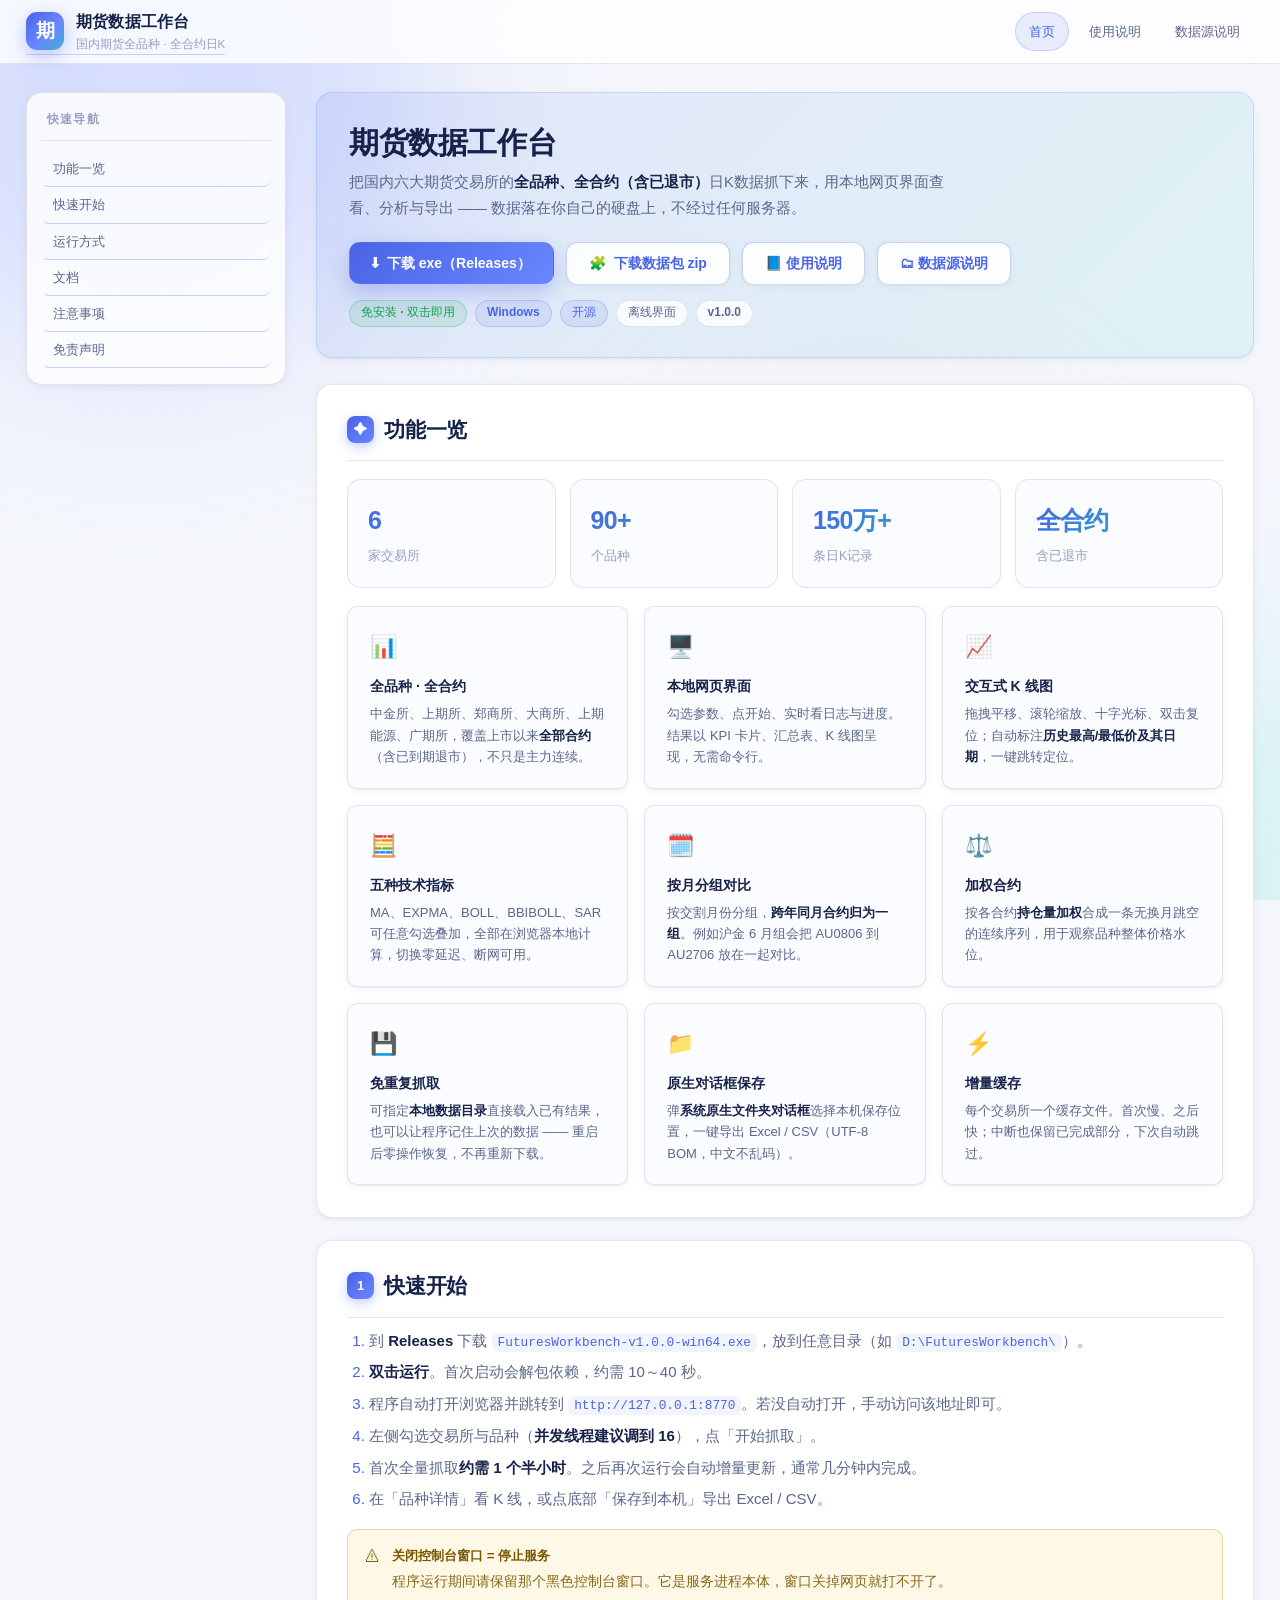
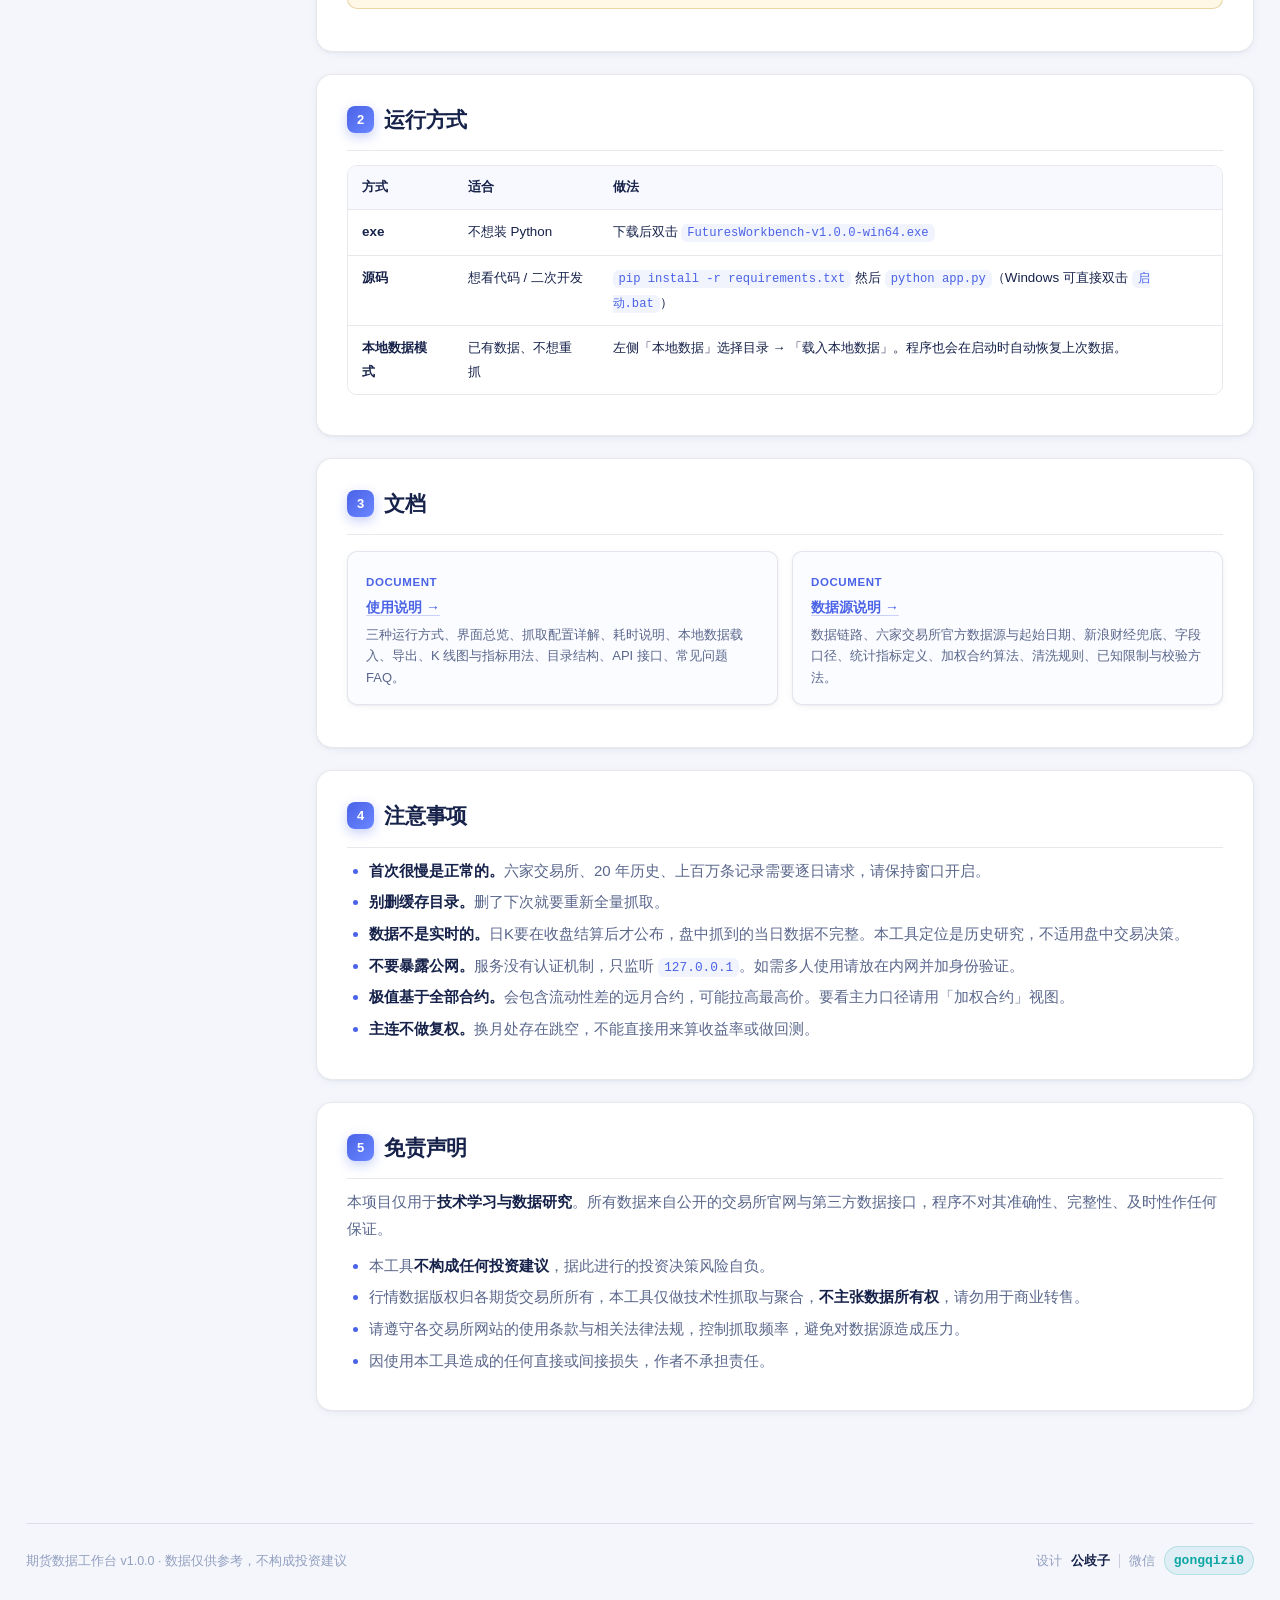
<file: docs/index.html>
<!DOCTYPE html>
<html lang="zh-CN">
<head>
<meta charset="utf-8">
<meta name="viewport" content="width=device-width, initial-scale=1">
<title>期货数据工作台 · 国内期货全品种全合约日K数据</title>
<meta name="description" content="把六大期货交易所的全品种、全合约（含已退市）日K数据抓取下来，本地网页界面查看、分析与导出。">
<link rel="stylesheet" href="assets/docs.css">
<style>
  .feat { display: grid; grid-template-columns: repeat(auto-fit, minmax(268px, 1fr)); gap: 16px; margin: 18px 0 6px; }
  .feat .mini { padding: 20px 22px; }
  .feat .mini .ic { font-size: 22px; display: block; margin-bottom: 8px; }
  .cta { display: flex; gap: 12px; flex-wrap: wrap; margin-top: 20px; }
  .btn {
    display: inline-flex; align-items: center; gap: 8px;
    height: 42px; padding: 0 22px; border-radius: 11px;
    font-size: 14px; font-weight: 600; text-decoration: none; border: 1px solid transparent;
    transition: .16s; border-bottom: none;
  }
  .btn.pri {
    color: #fff; background: linear-gradient(135deg, var(--primary), var(--primary-2));
    box-shadow: 0 8px 22px rgba(74, 99, 231, .32);
  }
  .btn.pri:hover { transform: translateY(-1px); box-shadow: 0 12px 28px rgba(74, 99, 231, .4); }
  .btn.gh {
    color: var(--primary); background: rgba(255, 255, 255, .85);
    border-color: rgba(74, 99, 231, .28); box-shadow: var(--shadow-sm);
  }
  .btn.gh:hover { background: #fff; }
  .kpis { display: grid; grid-template-columns: repeat(auto-fit, minmax(150px, 1fr)); gap: 14px; margin: 18px 0; }
  .kpi { padding: 18px 20px; border-radius: 14px; background: #fbfcff; border: 1px solid var(--border); }
  .kpi b { display: block; font-size: 25px; font-weight: 700; letter-spacing: -.6px;
           background: linear-gradient(135deg, var(--primary), var(--accent-2));
           -webkit-background-clip: text; background-clip: text; color: transparent; }
  .kpi span { font-size: 12.5px; color: var(--text-3); }
</style>
</head>
<body>

<div class="aurora"><i></i><i></i><i></i></div>

<header class="topbar">
  <a class="brand" href="index.html">
    <span class="logo">期</span>
    <span>
      <b>期货数据工作台</b>
      <small>国内期货全品种 · 全合约日K</small>
    </span>
  </a>
  <nav class="topnav">
    <a class="on" href="index.html">首页</a>
    <a href="guide.html">使用说明</a>
    <a href="datasource.html">数据源说明</a>
  </nav>
</header>

<div class="wrap">

  <aside class="toc">
    <h4>快速导航</h4>
    <a href="#f">功能一览</a>
    <a href="#quick">快速开始</a>
    <a href="#run">运行方式</a>
    <a href="#docs">文档</a>
    <a href="#notice">注意事项</a>
    <a href="#dis">免责声明</a>
  </aside>

  <main>

    <div class="hero">
      <h1>期货数据工作台</h1>
      <p>把国内六大期货交易所的<strong>全品种、全合约（含已退市）</strong>日K数据抓下来，用本地网页界面查看、分析与导出 —— 数据落在你自己的硬盘上，不经过任何服务器。</p>
      <div class="cta">
        <a class="btn pri" href="https://github.com/chenzhuanxin/futures-workbench/releases/latest" target="_blank" rel="noopener">⬇&nbsp; 下载 exe（Releases）</a>
        <a class="btn gh" href="https://github.com/chenzhuanxin/futures-workbench/releases/latest" target="_blank" rel="noopener">🧩&nbsp; 下载数据包 zip</a>
        <a class="btn gh" href="guide.html">📘 使用说明</a>
        <a class="btn gh" href="datasource.html">🗂 数据源说明</a>
      </div>
      <div class="tags">
        <span class="tag g">免安装 · 双击即用</span>
        <span class="tag p">Windows</span>
        <span class="tag p">开源</span>
        <span class="tag">离线界面</span>
        <span class="tag">v1.0.0</span>
      </div>
    </div>

    <section class="card">
      <h2 id="f"><span class="no">✦</span>功能一览</h2>

      <div class="kpis">
        <div class="kpi"><b>6</b><span>家交易所</span></div>
        <div class="kpi"><b>90+</b><span>个品种</span></div>
        <div class="kpi"><b>150万+</b><span>条日K记录</span></div>
        <div class="kpi"><b>全合约</b><span>含已退市</span></div>
      </div>

      <div class="feat">
        <div class="mini">
          <span class="ic">📊</span>
          <b>全品种 · 全合约</b>
          <p>中金所、上期所、郑商所、大商所、上期能源、广期所，覆盖上市以来<strong>全部合约</strong>（含已到期退市），不只是主力连续。</p>
        </div>
        <div class="mini">
          <span class="ic">🖥️</span>
          <b>本地网页界面</b>
          <p>勾选参数、点开始、实时看日志与进度。结果以 KPI 卡片、汇总表、K 线图呈现，无需命令行。</p>
        </div>
        <div class="mini">
          <span class="ic">📈</span>
          <b>交互式 K 线图</b>
          <p>拖拽平移、滚轮缩放、十字光标、双击复位；自动标注<strong>历史最高/最低价及其日期</strong>，一键跳转定位。</p>
        </div>
        <div class="mini">
          <span class="ic">🧮</span>
          <b>五种技术指标</b>
          <p>MA、EXPMA、BOLL、BBIBOLL、SAR 可任意勾选叠加，全部在浏览器本地计算，切换零延迟、断网可用。</p>
        </div>
        <div class="mini">
          <span class="ic">🗓️</span>
          <b>按月分组对比</b>
          <p>按交割月份分组，<strong>跨年同月合约归为一组</strong>。例如沪金 6 月组会把 AU0806 到 AU2706 放在一起对比。</p>
        </div>
        <div class="mini">
          <span class="ic">⚖️</span>
          <b>加权合约</b>
          <p>按各合约<strong>持仓量加权</strong>合成一条无换月跳空的连续序列，用于观察品种整体价格水位。</p>
        </div>
        <div class="mini">
          <span class="ic">💾</span>
          <b>免重复抓取</b>
          <p>可指定<strong>本地数据目录</strong>直接载入已有结果，也可以让程序记住上次的数据 —— 重启后零操作恢复，不再重新下载。</p>
        </div>
        <div class="mini">
          <span class="ic">📁</span>
          <b>原生对话框保存</b>
          <p>弹<strong>系统原生文件夹对话框</strong>选择本机保存位置，一键导出 Excel / CSV（UTF-8 BOM，中文不乱码）。</p>
        </div>
        <div class="mini">
          <span class="ic">⚡</span>
          <b>增量缓存</b>
          <p>每个交易所一个缓存文件。首次慢、之后快；中断也保留已完成部分，下次自动跳过。</p>
        </div>
      </div>
    </section>

    <section class="card">
      <h2 id="quick"><span class="no">1</span>快速开始</h2>
      <ol>
        <li>到 <strong>Releases</strong> 下载 <code>FuturesWorkbench-v1.0.0-win64.exe</code>，放到任意目录（如 <code>D:\FuturesWorkbench\</code>）。</li>
        <li><strong>双击运行</strong>。首次启动会解包依赖，约需 10～40 秒。</li>
        <li>程序自动打开浏览器并跳转到 <code>http://127.0.0.1:8770</code>。若没自动打开，手动访问该地址即可。</li>
        <li>左侧勾选交易所与品种（<strong>并发线程建议调到 16</strong>），点「开始抓取」。</li>
        <li>首次全量抓取<strong>约需 1 个半小时</strong>。之后再次运行会自动增量更新，通常几分钟内完成。</li>
        <li>在「品种详情」看 K 线，或点底部「保存到本机」导出 Excel / CSV。</li>
      </ol>
      <div class="note warn">
        <span class="ic">⚠</span>
        <div>
          <b>关闭控制台窗口 = 停止服务</b>
          <p>程序运行期间请保留那个黑色控制台窗口。它是服务进程本体，窗口关掉网页就打不开了。</p>
        </div>
      </div>
    </section>

    <section class="card">
      <h2 id="run"><span class="no">2</span>运行方式</h2>
      <div class="tw">
        <table>
          <thead><tr><th>方式</th><th>适合</th><th>做法</th></tr></thead>
          <tbody>
            <tr>
              <td><strong>exe</strong></td>
              <td>不想装 Python</td>
              <td>下载后双击 <code>FuturesWorkbench-v1.0.0-win64.exe</code></td>
            </tr>
            <tr>
              <td><strong>源码</strong></td>
              <td>想看代码 / 二次开发</td>
              <td><code>pip install -r requirements.txt</code> 然后 <code>python app.py</code>（Windows 可直接双击 <code>启动.bat</code>）</td>
            </tr>
            <tr>
              <td><strong>本地数据模式</strong></td>
              <td>已有数据、不想重抓</td>
              <td>左侧「本地数据」选择目录 → 「载入本地数据」。程序也会在启动时自动恢复上次数据。</td>
            </tr>
          </tbody>
        </table>
      </div>
    </section>

    <section class="card">
      <h2 id="docs"><span class="no">3</span>文档</h2>
      <div class="grid">
        <div class="mini">
          <span class="k">Document</span>
          <b><a href="guide.html">使用说明 →</a></b>
          <p>三种运行方式、界面总览、抓取配置详解、耗时说明、本地数据载入、导出、K 线图与指标用法、目录结构、API 接口、常见问题 FAQ。</p>
        </div>
        <div class="mini">
          <span class="k">Document</span>
          <b><a href="datasource.html">数据源说明 →</a></b>
          <p>数据链路、六家交易所官方数据源与起始日期、新浪财经兜底、字段口径、统计指标定义、加权合约算法、清洗规则、已知限制与校验方法。</p>
        </div>
      </div>
    </section>

    <section class="card">
      <h2 id="notice"><span class="no">4</span>注意事项</h2>
      <ul>
        <li><strong>首次很慢是正常的。</strong>六家交易所、20 年历史、上百万条记录需要逐日请求，请保持窗口开启。</li>
        <li><strong>别删缓存目录。</strong>删了下次就要重新全量抓取。</li>
        <li><strong>数据不是实时的。</strong>日K要在收盘结算后才公布，盘中抓到的当日数据不完整。本工具定位是历史研究，不适用盘中交易决策。</li>
        <li><strong>不要暴露公网。</strong>服务没有认证机制，只监听 <code>127.0.0.1</code>。如需多人使用请放在内网并加身份验证。</li>
        <li><strong>极值基于全部合约。</strong>会包含流动性差的远月合约，可能拉高最高价。要看主力口径请用「加权合约」视图。</li>
        <li><strong>主连不做复权。</strong>换月处存在跳空，不能直接用来算收益率或做回测。</li>
      </ul>
    </section>

    <section class="card">
      <h2 id="dis"><span class="no">5</span>免责声明</h2>
      <p>本项目仅用于<strong>技术学习与数据研究</strong>。所有数据来自公开的交易所官网与第三方数据接口，程序不对其准确性、完整性、及时性作任何保证。</p>
      <ul>
        <li>本工具<strong>不构成任何投资建议</strong>，据此进行的投资决策风险自负。</li>
        <li>行情数据版权归各期货交易所所有，本工具仅做技术性抓取与聚合，<strong>不主张数据所有权</strong>，请勿用于商业转售。</li>
        <li>请遵守各交易所网站的使用条款与相关法律法规，控制抓取频率，避免对数据源造成压力。</li>
        <li>因使用本工具造成的任何直接或间接损失，作者不承担责任。</li>
      </ul>
    </section>

  </main>
</div>

<footer>
  <div class="foot">
    <span>期货数据工作台 v1.0.0 · 数据仅供参考，不构成投资建议</span>
    <span class="credit">
      <span class="credit-lbl">设计</span><span class="cname">公歧子</span>
      <span class="dot-sep"></span>
      <span class="credit-lbl">微信</span><span class="wx">gongqizi0</span>
    </span>
  </div>
</footer>

</body>
</html>
</file>
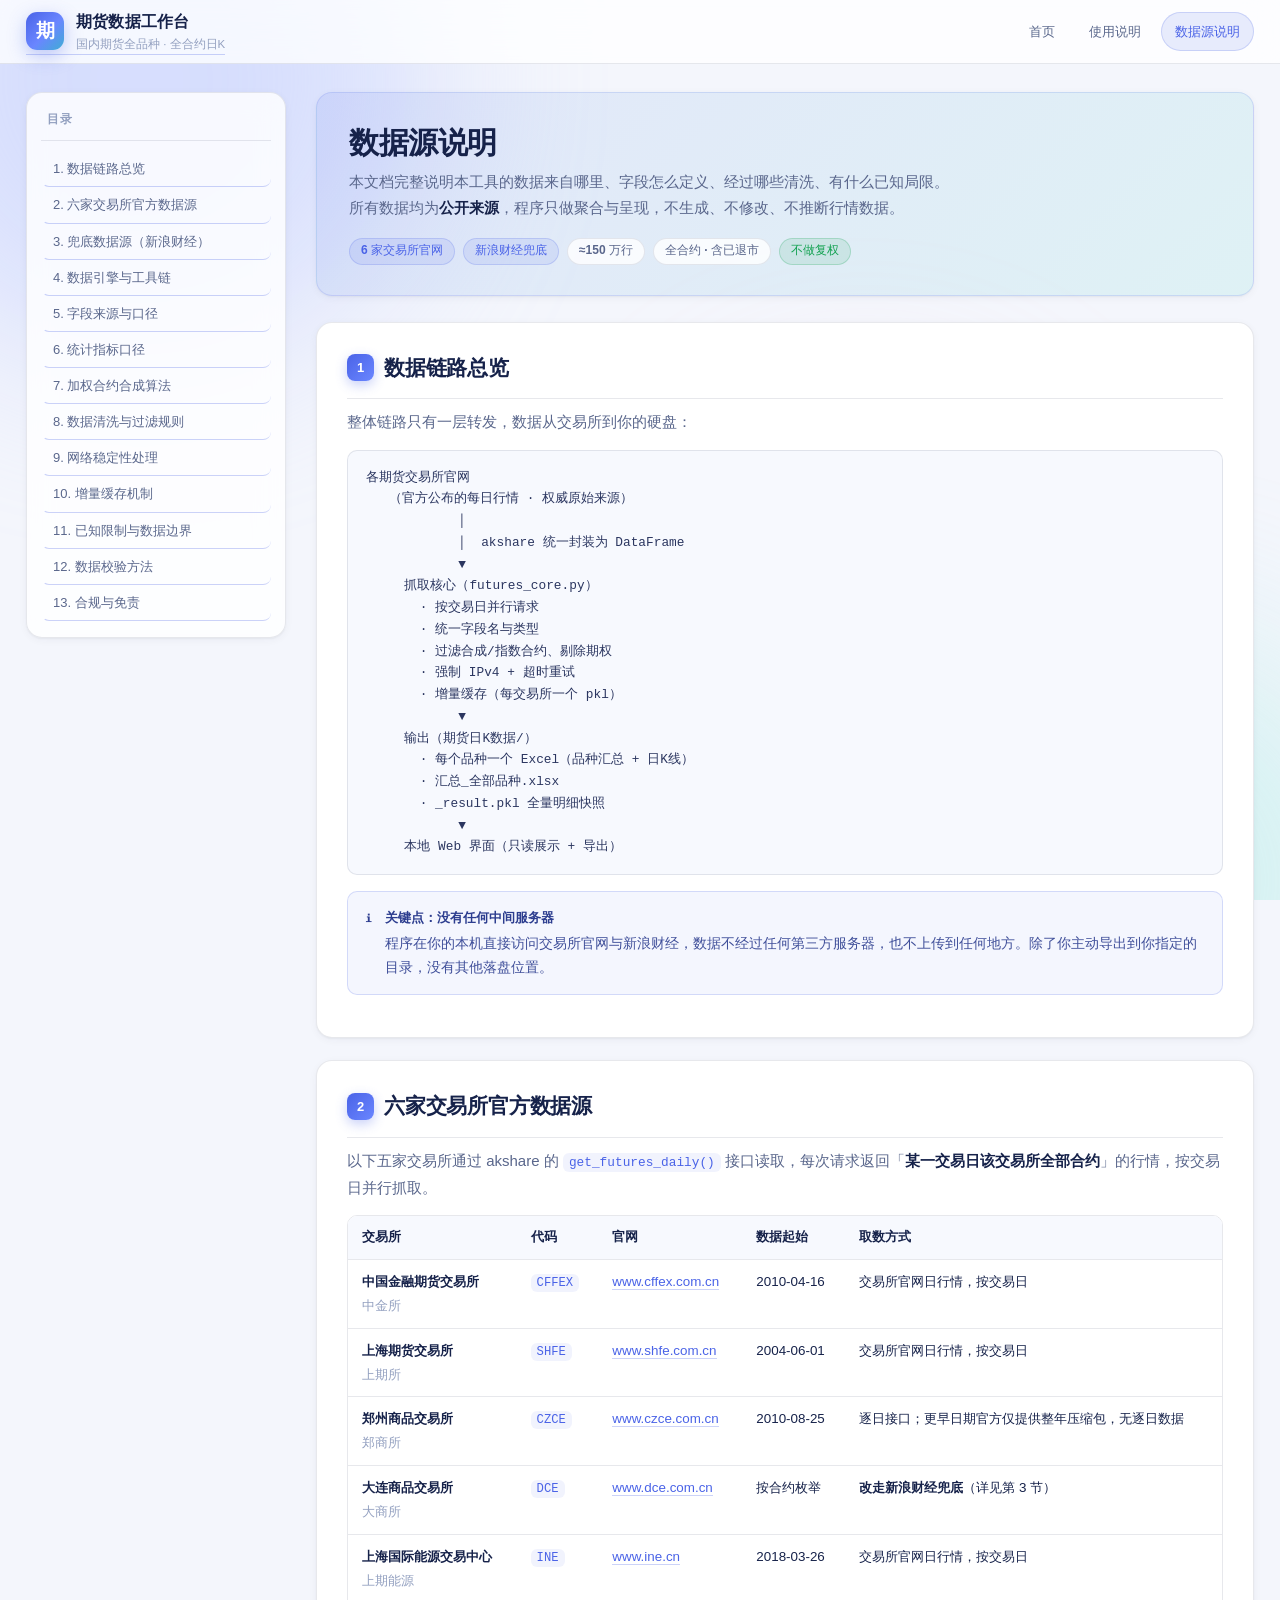
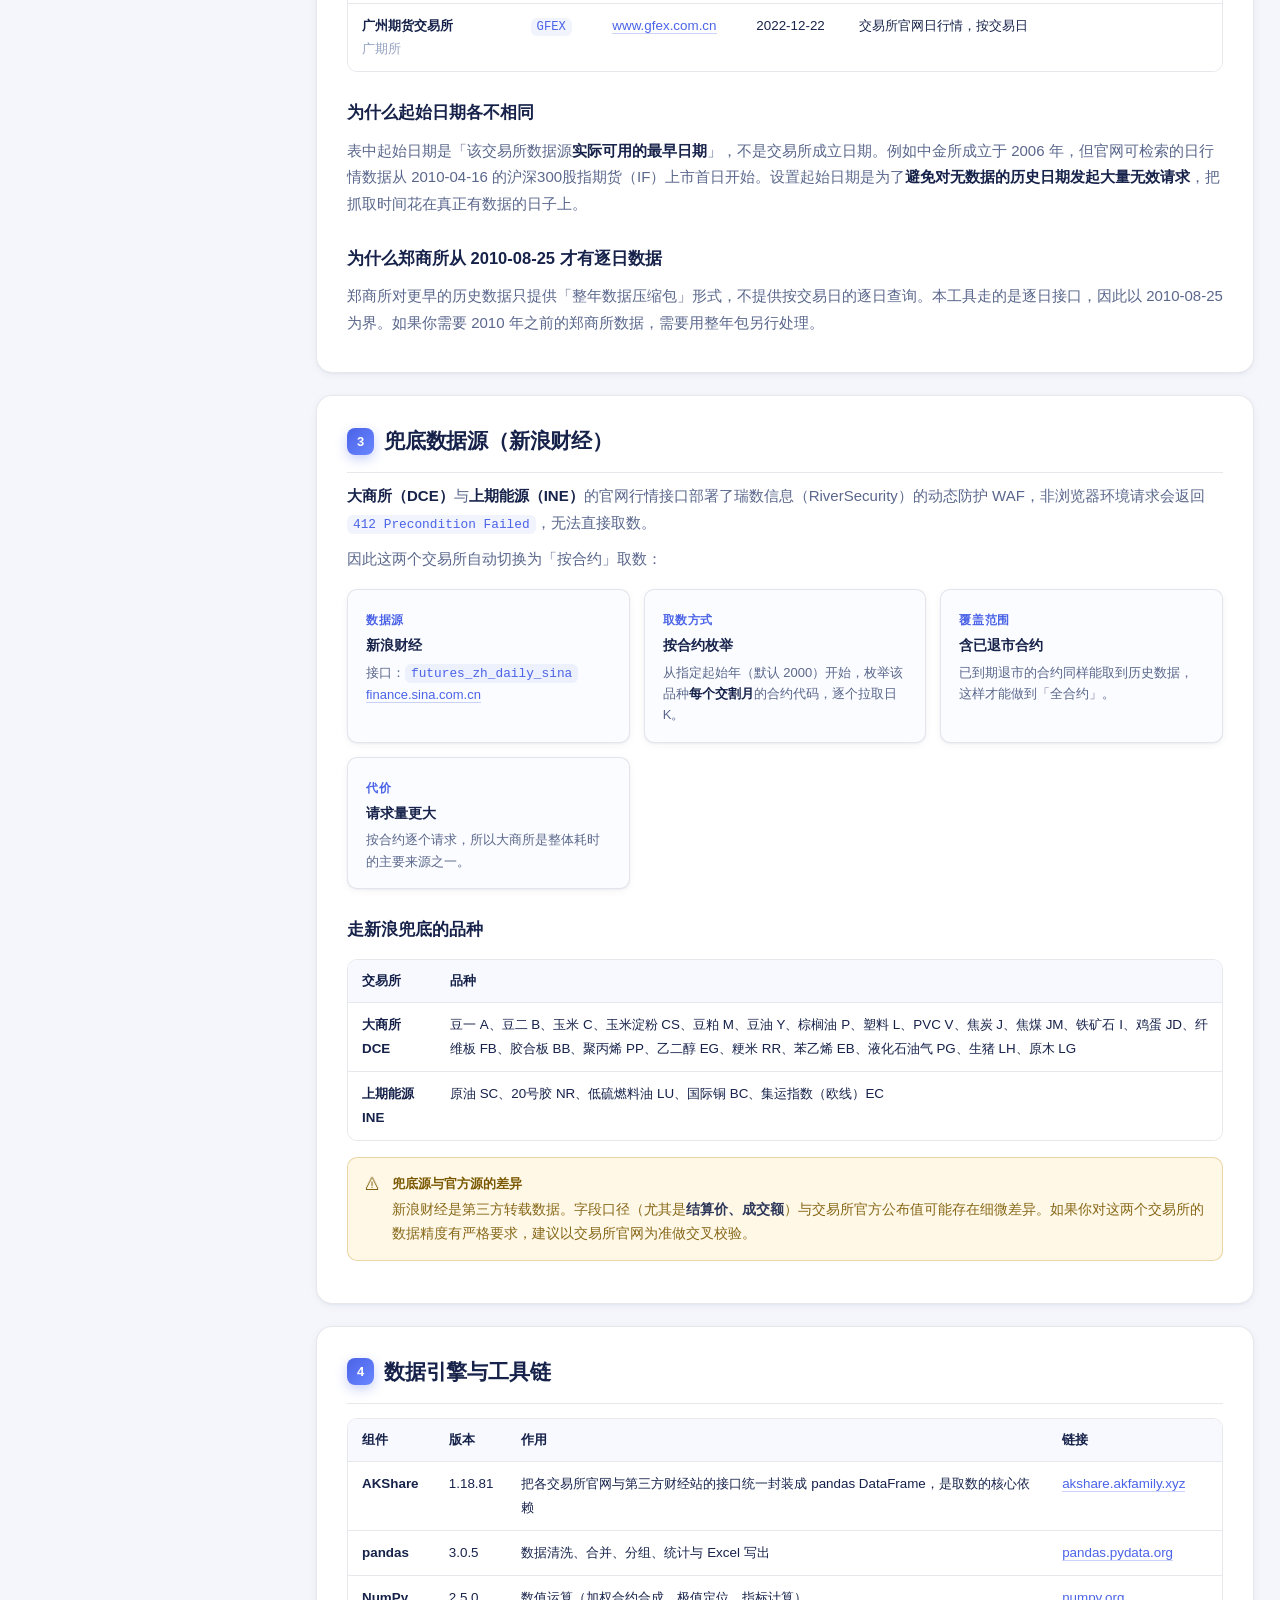
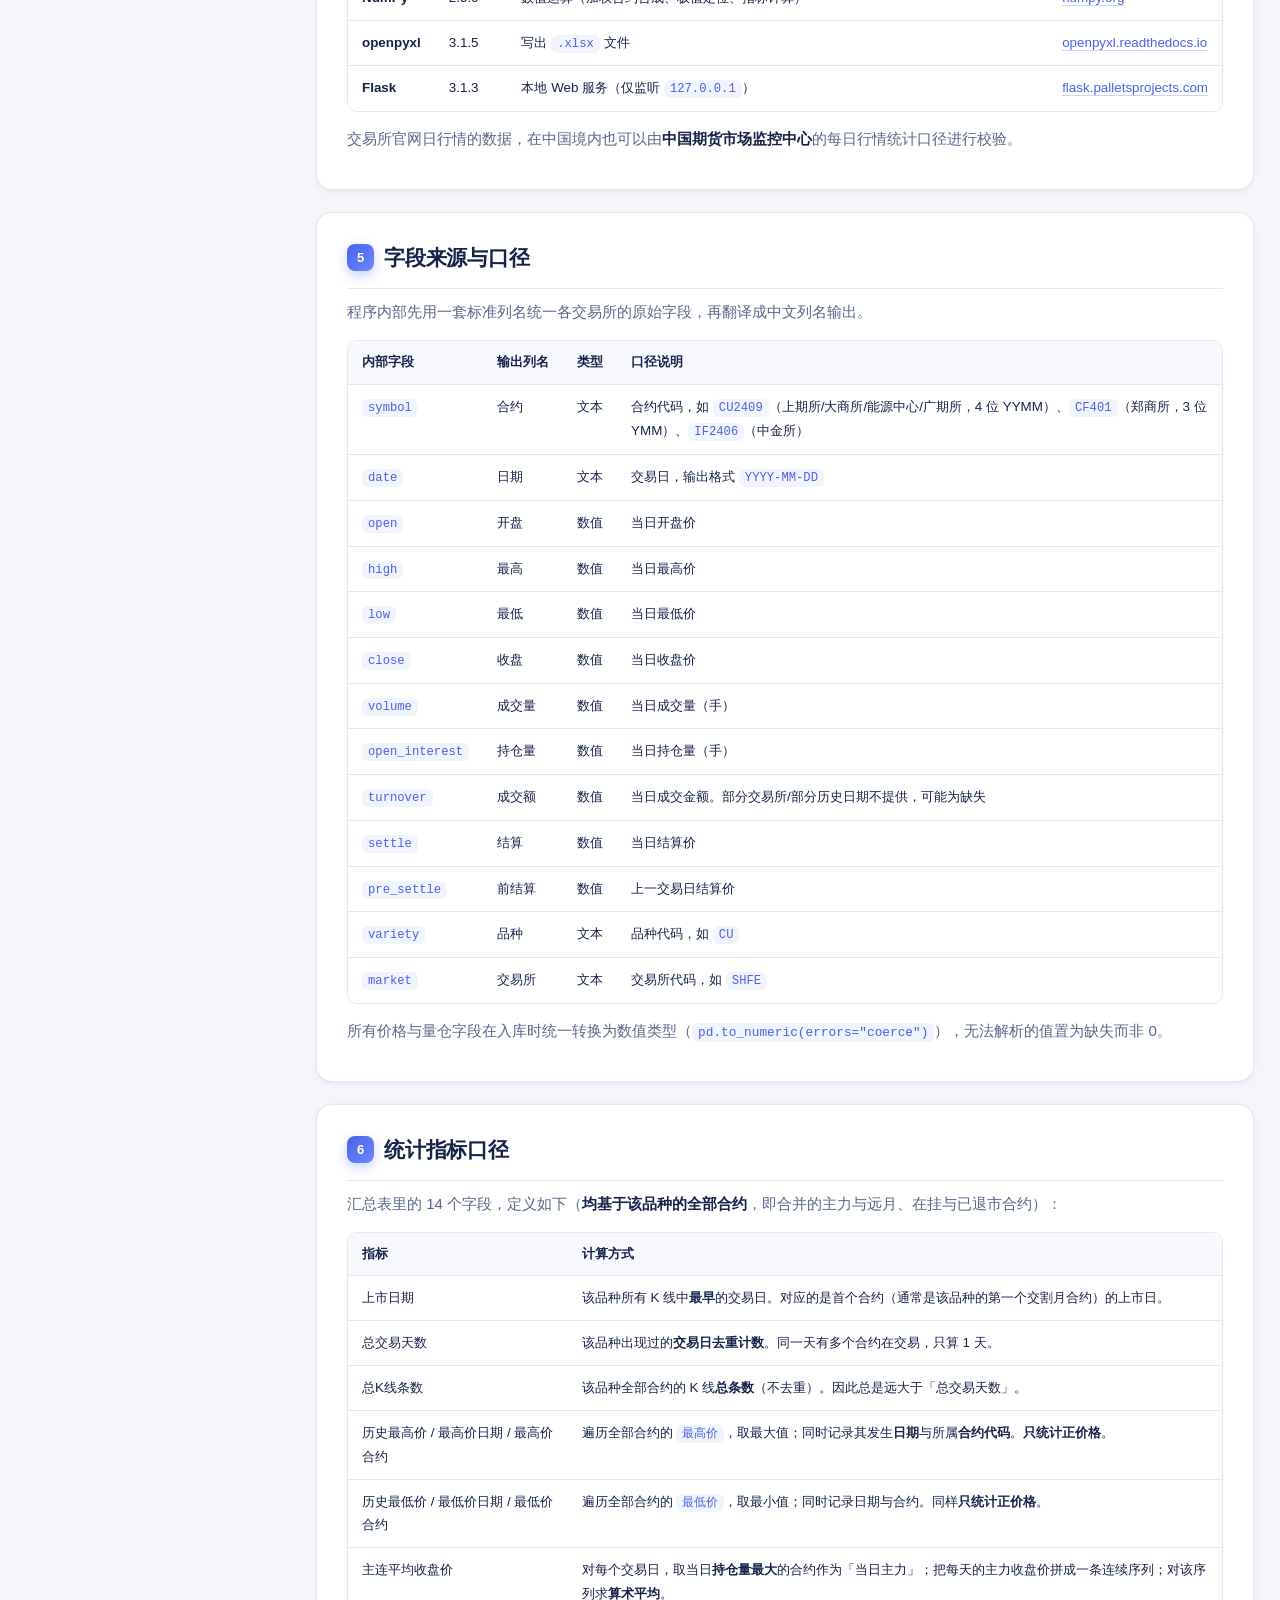
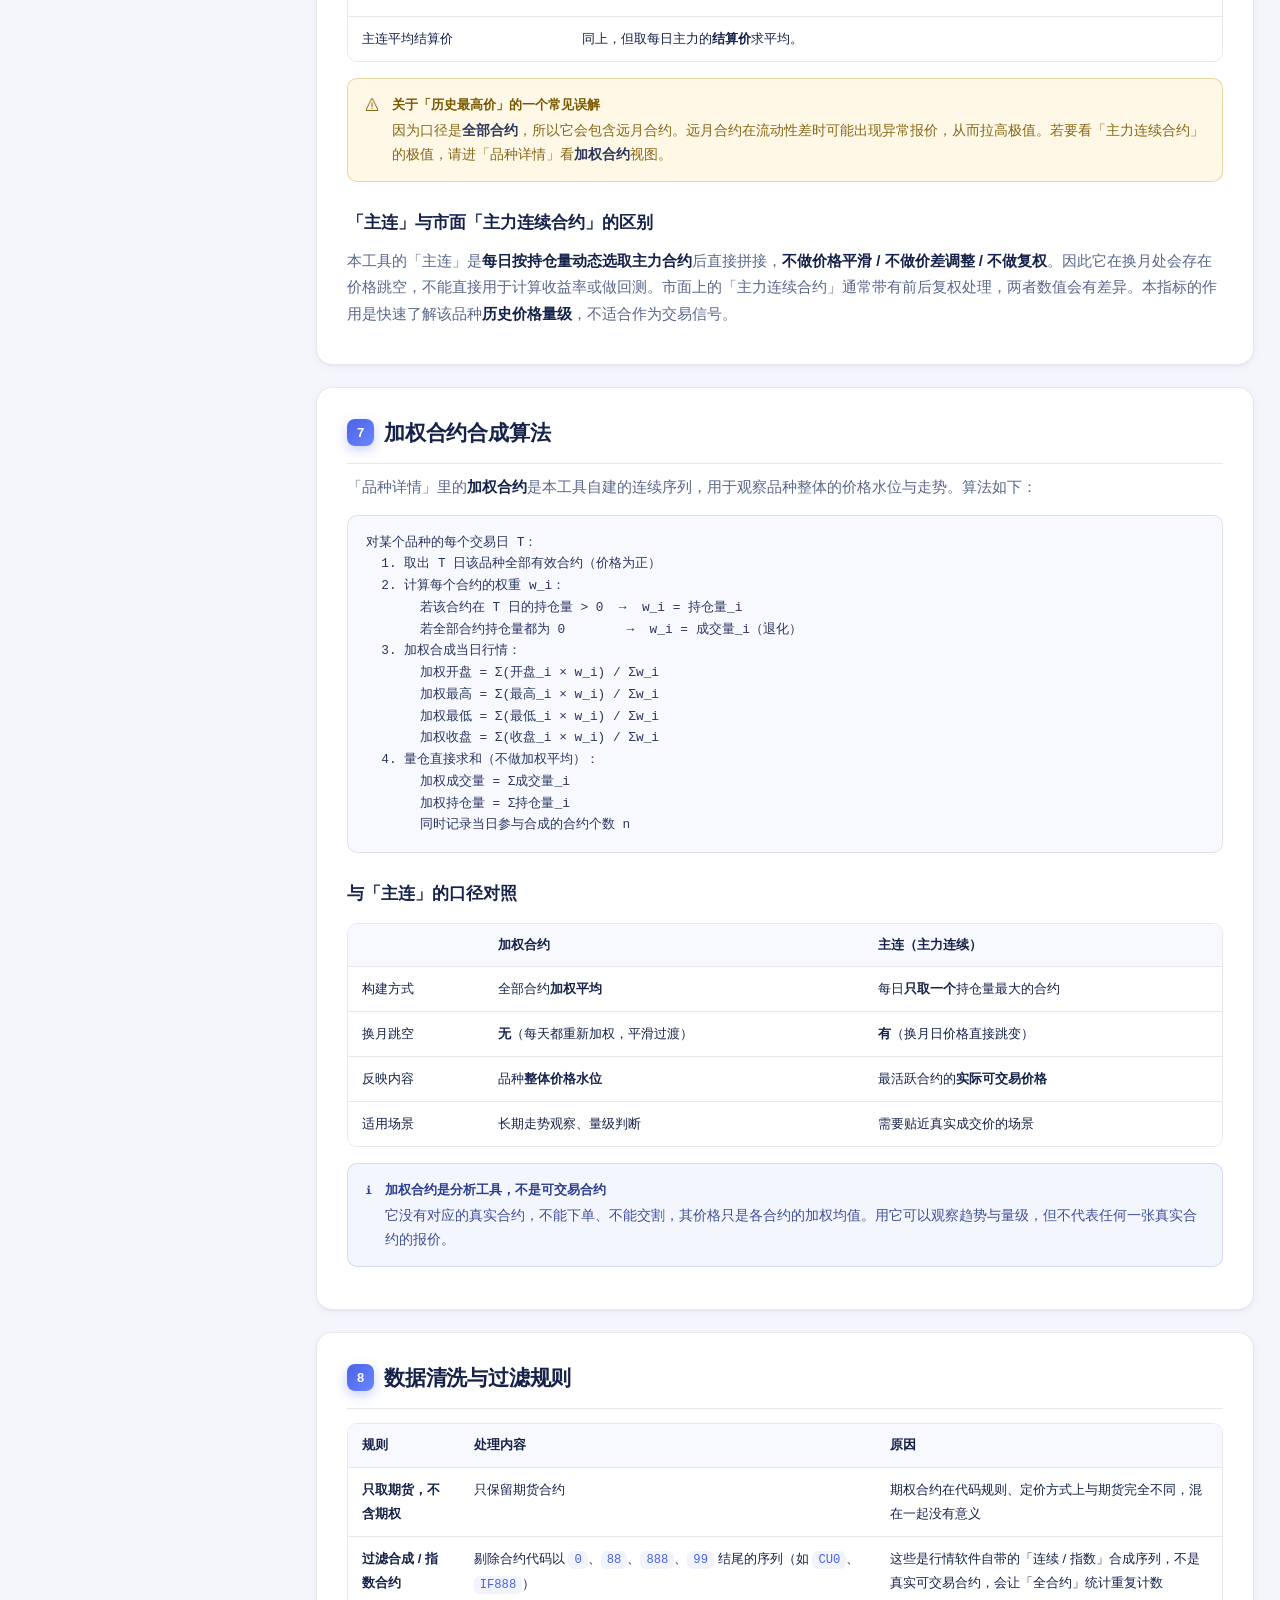
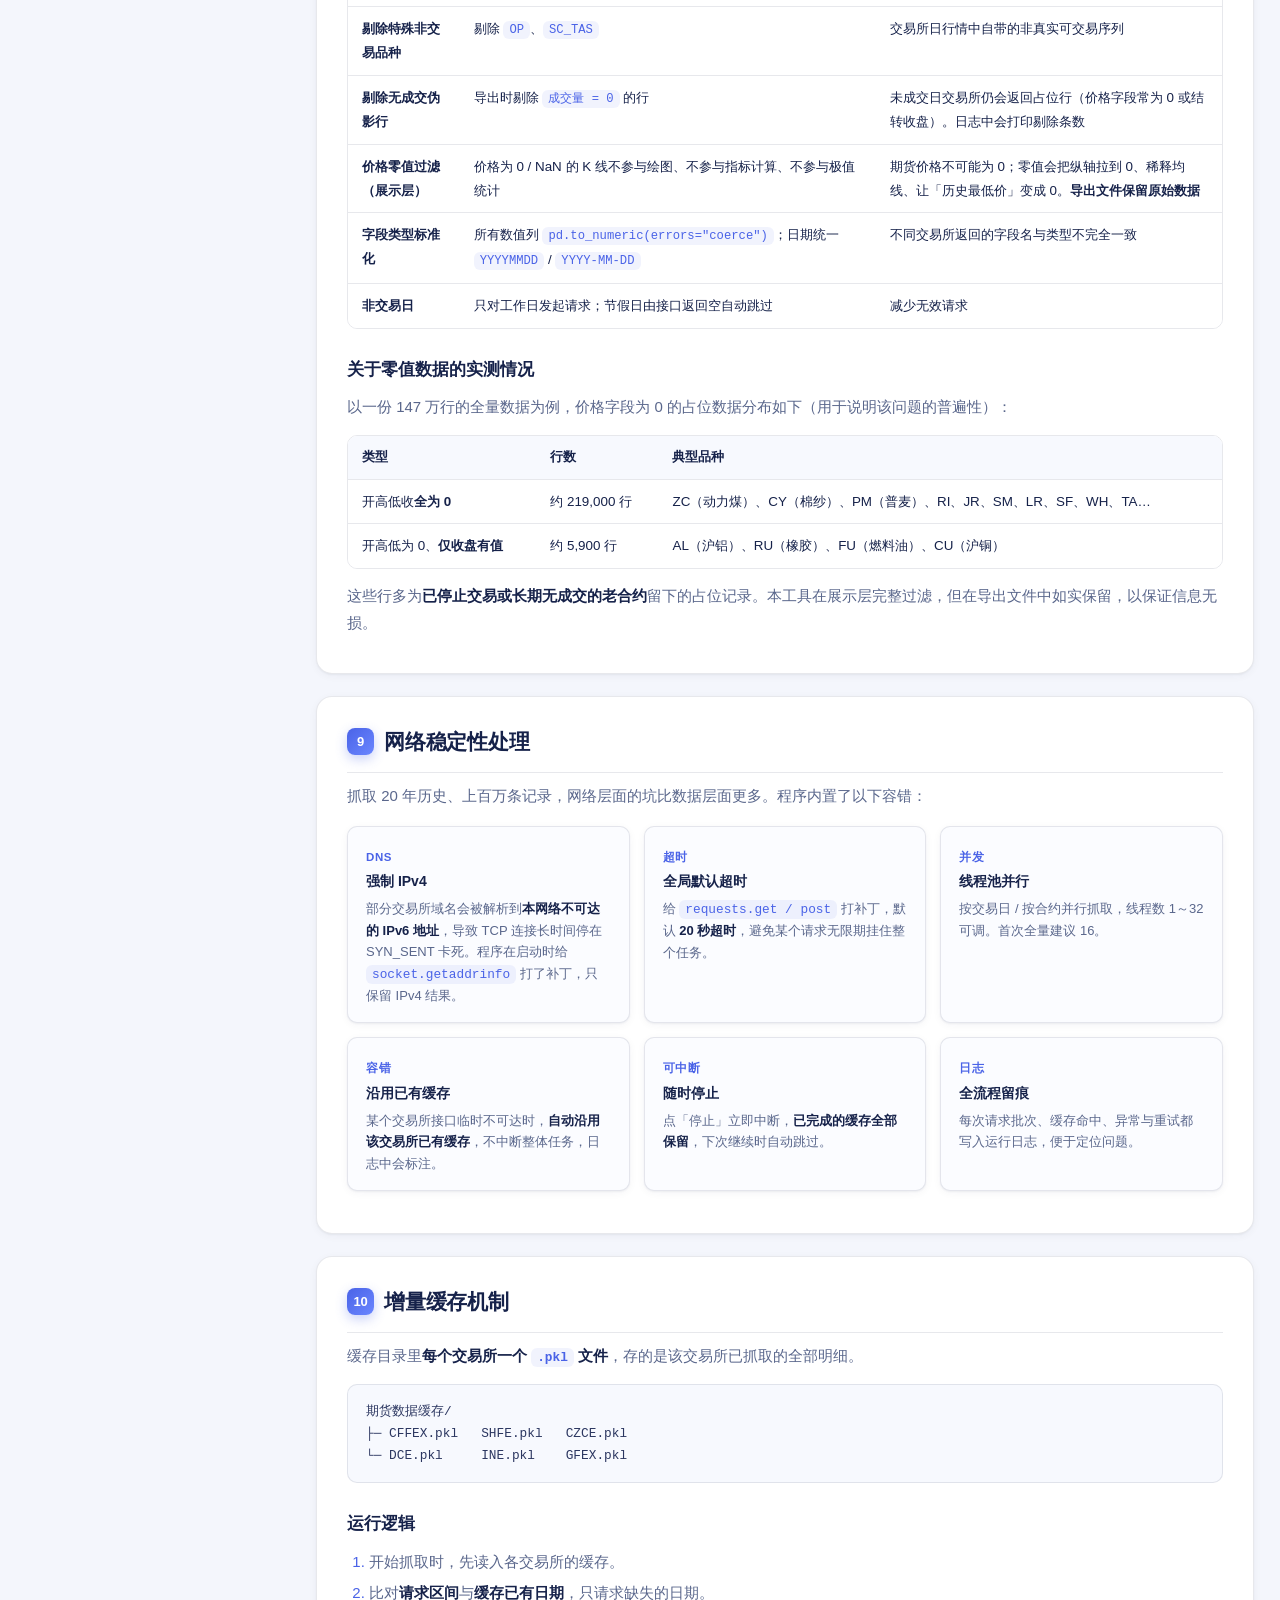
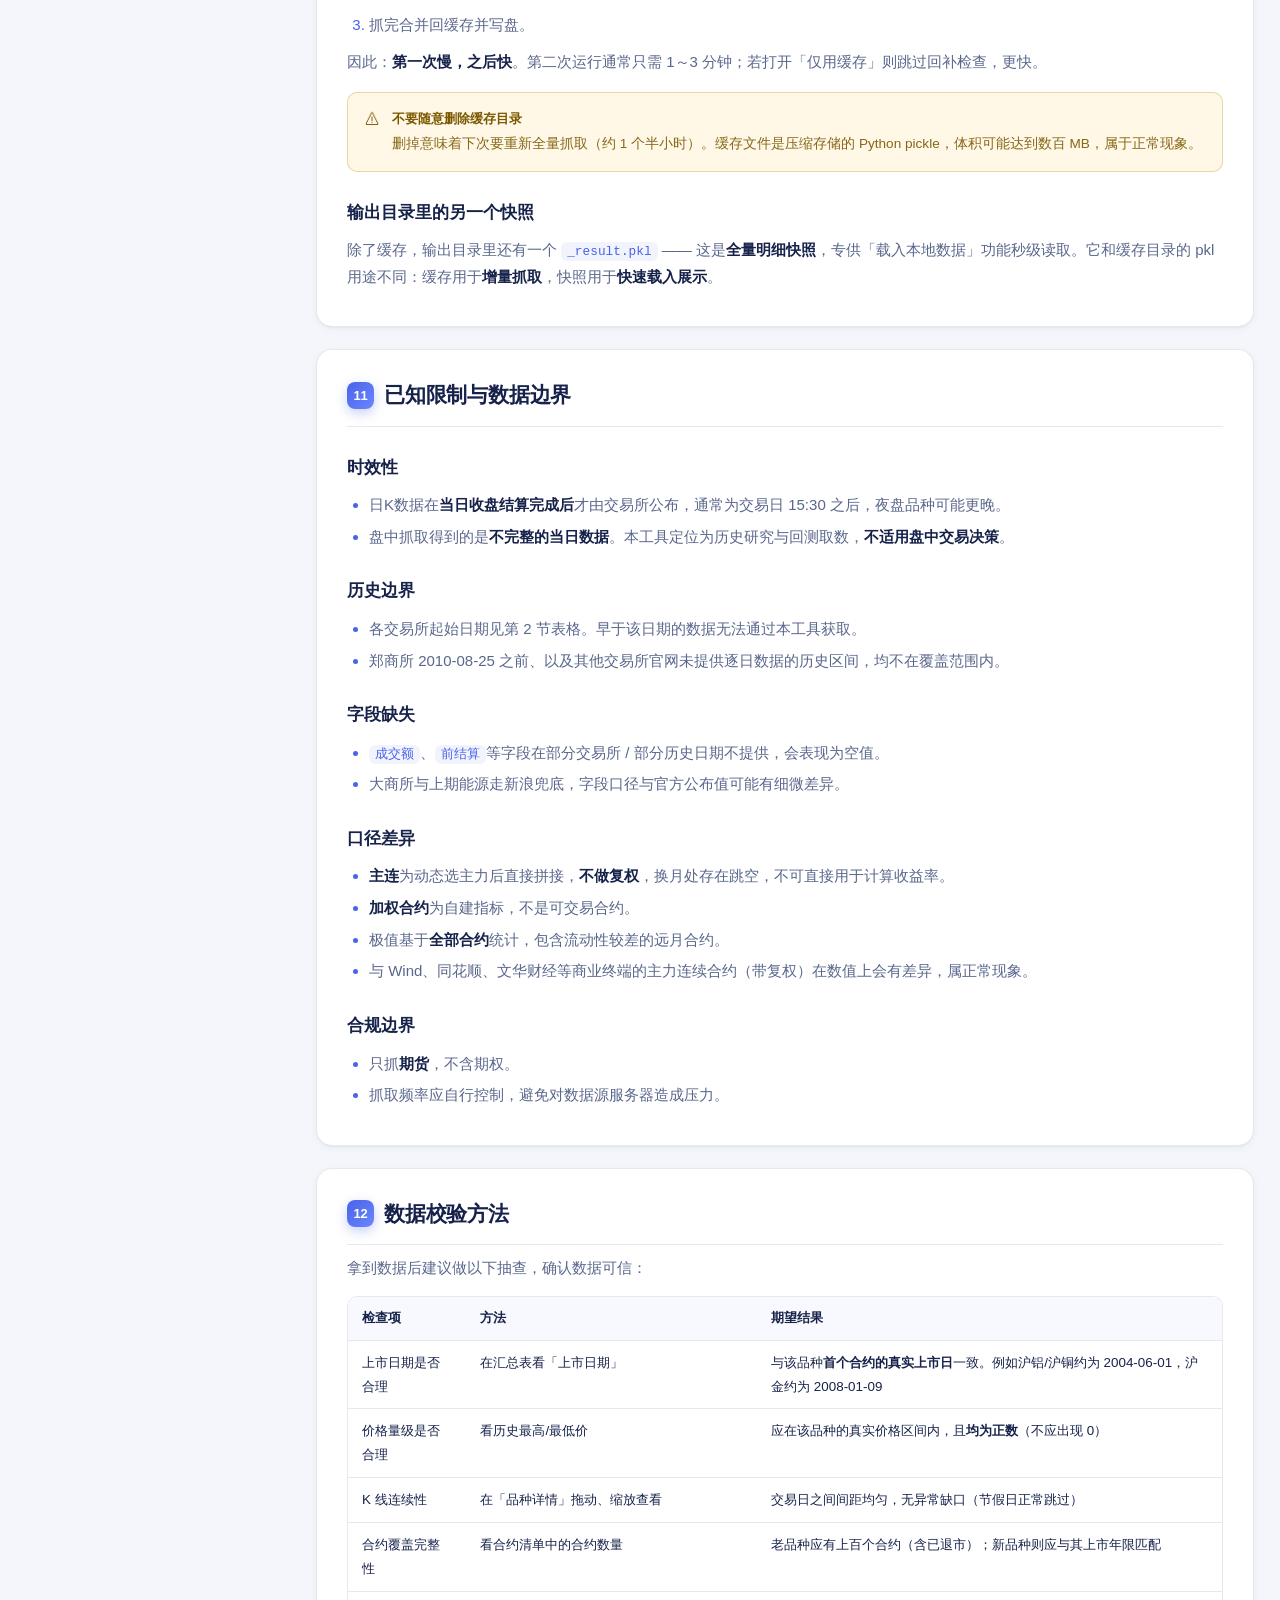
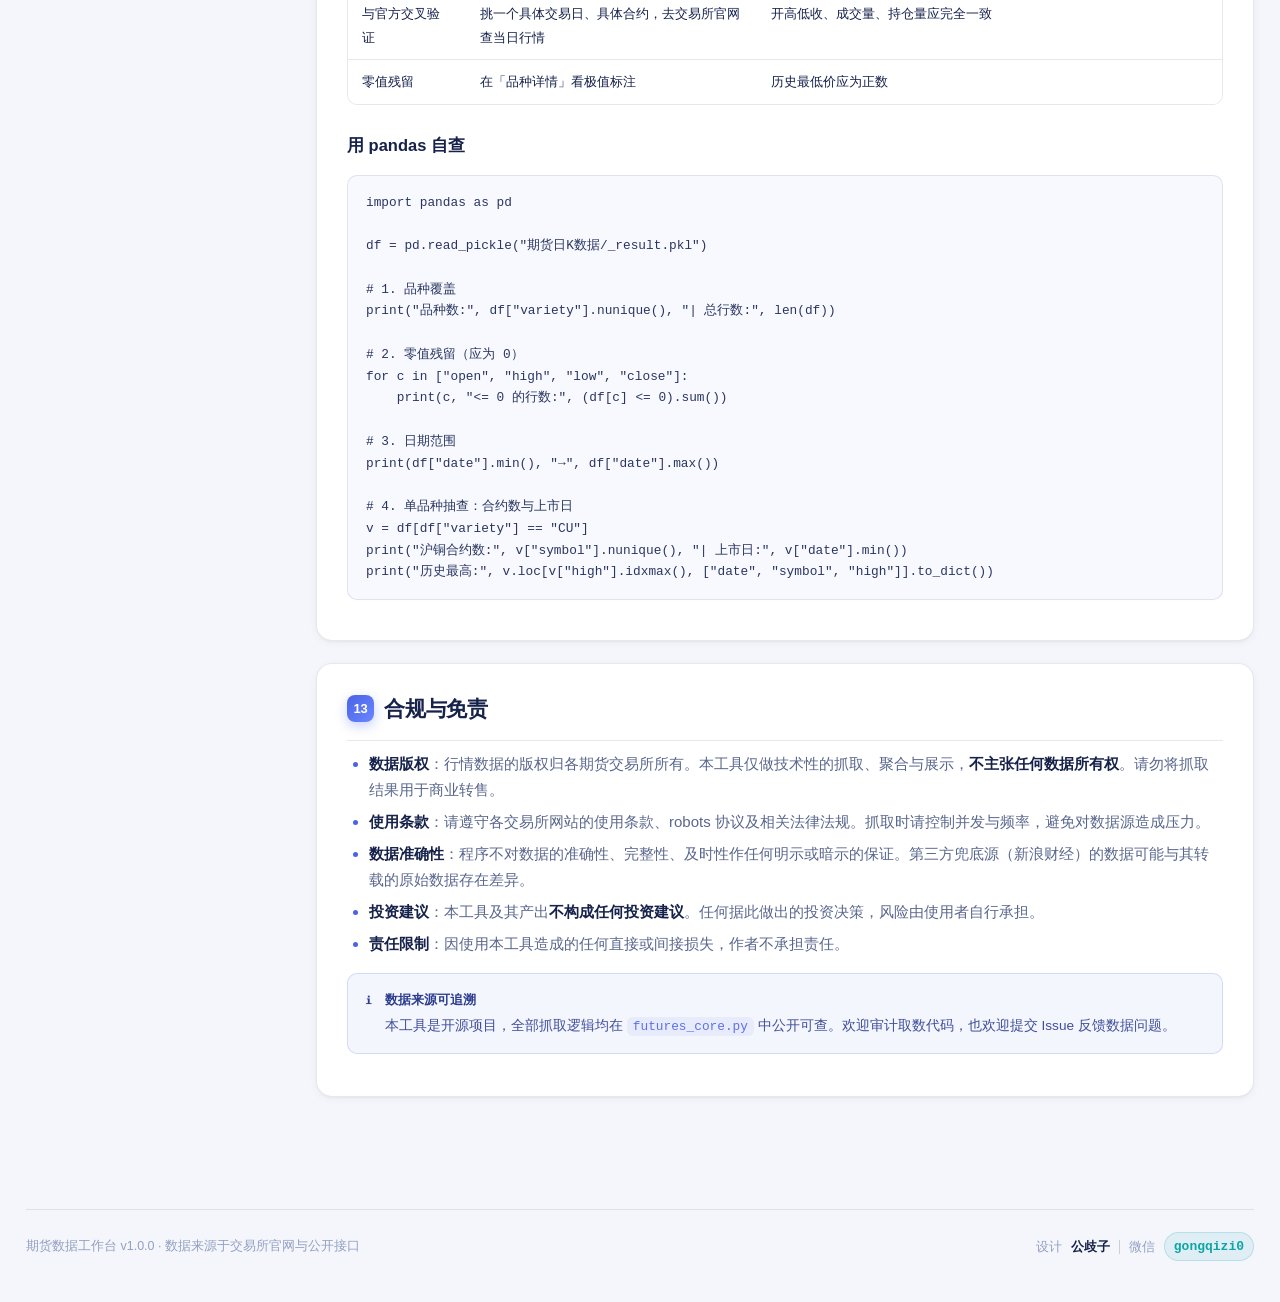
<file: docs/datasource.html>
<!DOCTYPE html>
<html lang="zh-CN">
<head>
<meta charset="utf-8">
<meta name="viewport" content="width=device-width, initial-scale=1">
<title>数据源说明 · 期货数据工作台</title>
<meta name="description" content="国内期货全品种全合约日K数据工作台 —— 数据来源、字段口径与清洗规则说明">
<link rel="stylesheet" href="assets/docs.css">
</head>
<body>

<div class="aurora"><i></i><i></i><i></i></div>

<header class="topbar">
  <a class="brand" href="index.html">
    <span class="logo">期</span>
    <span>
      <b>期货数据工作台</b>
      <small>国内期货全品种 · 全合约日K</small>
    </span>
  </a>
  <nav class="topnav">
    <a href="index.html">首页</a>
    <a href="guide.html">使用说明</a>
    <a class="on" href="datasource.html">数据源说明</a>
  </nav>
</header>

<div class="wrap">

  <aside class="toc">
    <h4>目录</h4>
    <a href="#d1">1. 数据链路总览</a>
    <a href="#d2">2. 六家交易所官方数据源</a>
    <a href="#d3">3. 兜底数据源（新浪财经）</a>
    <a href="#d4">4. 数据引擎与工具链</a>
    <a href="#d5">5. 字段来源与口径</a>
    <a href="#d6">6. 统计指标口径</a>
    <a href="#d7">7. 加权合约合成算法</a>
    <a href="#d8">8. 数据清洗与过滤规则</a>
    <a href="#d9">9. 网络稳定性处理</a>
    <a href="#d10">10. 增量缓存机制</a>
    <a href="#d11">11. 已知限制与数据边界</a>
    <a href="#d12">12. 数据校验方法</a>
    <a href="#d13">13. 合规与免责</a>
  </aside>

  <main>

    <div class="hero">
      <h1>数据源说明</h1>
      <p>本文档完整说明本工具的数据来自哪里、字段怎么定义、经过哪些清洗、有什么已知局限。所有数据均为<strong>公开来源</strong>，程序只做聚合与呈现，不生成、不修改、不推断行情数据。</p>
      <div class="tags">
        <span class="tag p">6 家交易所官网</span>
        <span class="tag p">新浪财经兜底</span>
        <span class="tag">≈150 万行</span>
        <span class="tag">全合约 · 含已退市</span>
        <span class="tag g">不做复权</span>
      </div>
    </div>

    <!-- ---------- 1 ---------- -->
    <section class="card">
      <h2 id="d1"><span class="no">1</span>数据链路总览</h2>
      <p>整体链路只有一层转发，数据从交易所到你的硬盘：</p>

      <pre><code>各期货交易所官网
   （官方公布的每日行情 · 权威原始来源）
            │
            │  akshare 统一封装为 DataFrame
            ▼
     抓取核心（futures_core.py）
       · 按交易日并行请求
       · 统一字段名与类型
       · 过滤合成/指数合约、剔除期权
       · 强制 IPv4 + 超时重试
       · 增量缓存（每交易所一个 pkl）
            ▼
     输出（期货日K数据/）
       · 每个品种一个 Excel（品种汇总 + 日K线）
       · 汇总_全部品种.xlsx
       · _result.pkl 全量明细快照
            ▼
     本地 Web 界面（只读展示 + 导出）</code></pre>

      <div class="note info">
        <span class="ic">ℹ</span>
        <div>
          <b>关键点：没有任何中间服务器</b>
          <p>程序在你的本机直接访问交易所官网与新浪财经，数据不经过任何第三方服务器，也不上传到任何地方。除了你主动导出到你指定的目录，没有其他落盘位置。</p>
        </div>
      </div>
    </section>

    <!-- ---------- 2 ---------- -->
    <section class="card">
      <h2 id="d2"><span class="no">2</span>六家交易所官方数据源</h2>
      <p>以下五家交易所通过 akshare 的 <code>get_futures_daily()</code> 接口读取，每次请求返回「<strong>某一交易日该交易所全部合约</strong>」的行情，按交易日并行抓取。</p>

      <div class="tw">
        <table>
          <thead>
            <tr><th>交易所</th><th>代码</th><th>官网</th><th>数据起始</th><th>取数方式</th></tr>
          </thead>
          <tbody>
            <tr>
              <td><strong>中国金融期货交易所</strong><br><span style="color:var(--text-3)">中金所</span></td>
              <td><code>CFFEX</code></td>
              <td><a href="http://www.cffex.com.cn/" target="_blank" rel="noopener">www.cffex.com.cn</a></td>
              <td>2010-04-16</td>
              <td>交易所官网日行情，按交易日</td>
            </tr>
            <tr>
              <td><strong>上海期货交易所</strong><br><span style="color:var(--text-3)">上期所</span></td>
              <td><code>SHFE</code></td>
              <td><a href="https://www.shfe.com.cn/" target="_blank" rel="noopener">www.shfe.com.cn</a></td>
              <td>2004-06-01</td>
              <td>交易所官网日行情，按交易日</td>
            </tr>
            <tr>
              <td><strong>郑州商品交易所</strong><br><span style="color:var(--text-3)">郑商所</span></td>
              <td><code>CZCE</code></td>
              <td><a href="http://www.czce.com.cn/" target="_blank" rel="noopener">www.czce.com.cn</a></td>
              <td>2010-08-25</td>
              <td>逐日接口；更早日期官方仅提供整年压缩包，无逐日数据</td>
            </tr>
            <tr>
              <td><strong>大连商品交易所</strong><br><span style="color:var(--text-3)">大商所</span></td>
              <td><code>DCE</code></td>
              <td><a href="http://www.dce.com.cn/" target="_blank" rel="noopener">www.dce.com.cn</a></td>
              <td>按合约枚举</td>
              <td><strong>改走新浪财经兜底</strong>（详见第 3 节）</td>
            </tr>
            <tr>
              <td><strong>上海国际能源交易中心</strong><br><span style="color:var(--text-3)">上期能源</span></td>
              <td><code>INE</code></td>
              <td><a href="https://www.ine.cn/" target="_blank" rel="noopener">www.ine.cn</a></td>
              <td>2018-03-26</td>
              <td>交易所官网日行情，按交易日</td>
            </tr>
            <tr>
              <td><strong>广州期货交易所</strong><br><span style="color:var(--text-3)">广期所</span></td>
              <td><code>GFEX</code></td>
              <td><a href="http://www.gfex.com.cn/" target="_blank" rel="noopener">www.gfex.com.cn</a></td>
              <td>2022-12-22</td>
              <td>交易所官网日行情，按交易日</td>
            </tr>
          </tbody>
        </table>
      </div>

      <h3>为什么起始日期各不相同</h3>
      <p>表中起始日期是「该交易所数据源<strong>实际可用的最早日期</strong>」，不是交易所成立日期。例如中金所成立于 2006 年，但官网可检索的日行情数据从 2010-04-16 的沪深300股指期货（IF）上市首日开始。设置起始日期是为了<strong>避免对无数据的历史日期发起大量无效请求</strong>，把抓取时间花在真正有数据的日子上。</p>

      <h3>为什么郑商所从 2010-08-25 才有逐日数据</h3>
      <p>郑商所对更早的历史数据只提供「整年数据压缩包」形式，不提供按交易日的逐日查询。本工具走的是逐日接口，因此以 2010-08-25 为界。如果你需要 2010 年之前的郑商所数据，需要用整年包另行处理。</p>
    </section>

    <!-- ---------- 3 ---------- -->
    <section class="card">
      <h2 id="d3"><span class="no">3</span>兜底数据源（新浪财经）</h2>
      <p><strong>大商所（DCE）</strong>与<strong>上期能源（INE）</strong>的官网行情接口部署了瑞数信息（RiverSecurity）的动态防护 WAF，非浏览器环境请求会返回 <code>412 Precondition Failed</code>，无法直接取数。</p>
      <p>因此这两个交易所自动切换为「按合约」取数：</p>

      <div class="grid">
        <div class="mini">
          <span class="k">数据源</span>
          <b>新浪财经</b>
          <p>接口：<code>futures_zh_daily_sina</code><br><a href="https://finance.sina.com.cn/" target="_blank" rel="noopener">finance.sina.com.cn</a></p>
        </div>
        <div class="mini">
          <span class="k">取数方式</span>
          <b>按合约枚举</b>
          <p>从指定起始年（默认 2000）开始，枚举该品种<strong>每个交割月</strong>的合约代码，逐个拉取日K。</p>
        </div>
        <div class="mini">
          <span class="k">覆盖范围</span>
          <b>含已退市合约</b>
          <p>已到期退市的合约同样能取到历史数据，这样才能做到「全合约」。</p>
        </div>
        <div class="mini">
          <span class="k">代价</span>
          <b>请求量更大</b>
          <p>按合约逐个请求，所以大商所是整体耗时的主要来源之一。</p>
        </div>
      </div>

      <h3>走新浪兜底的品种</h3>
      <div class="tw">
        <table>
          <thead><tr><th>交易所</th><th>品种</th></tr></thead>
          <tbody>
            <tr>
              <td><strong>大商所 DCE</strong></td>
              <td>豆一 A、豆二 B、玉米 C、玉米淀粉 CS、豆粕 M、豆油 Y、棕榈油 P、塑料 L、PVC V、焦炭 J、焦煤 JM、铁矿石 I、鸡蛋 JD、纤维板 FB、胶合板 BB、聚丙烯 PP、乙二醇 EG、粳米 RR、苯乙烯 EB、液化石油气 PG、生猪 LH、原木 LG</td>
            </tr>
            <tr>
              <td><strong>上期能源 INE</strong></td>
              <td>原油 SC、20号胶 NR、低硫燃料油 LU、国际铜 BC、集运指数（欧线）EC</td>
            </tr>
          </tbody>
        </table>
      </div>

      <div class="note warn">
        <span class="ic">⚠</span>
        <div>
          <b>兜底源与官方源的差异</b>
          <p>新浪财经是第三方转载数据。字段口径（尤其是<strong>结算价、成交额</strong>）与交易所官方公布值可能存在细微差异。如果你对这两个交易所的数据精度有严格要求，建议以交易所官网为准做交叉校验。</p>
        </div>
      </div>
    </section>

    <!-- ---------- 4 ---------- -->
    <section class="card">
      <h2 id="d4"><span class="no">4</span>数据引擎与工具链</h2>
      <div class="tw">
        <table>
          <thead><tr><th>组件</th><th>版本</th><th>作用</th><th>链接</th></tr></thead>
          <tbody>
            <tr>
              <td><strong>AKShare</strong></td>
              <td>1.18.81</td>
              <td>把各交易所官网与第三方财经站的接口统一封装成 pandas DataFrame，是取数的核心依赖</td>
              <td><a href="https://akshare.akfamily.xyz/" target="_blank" rel="noopener">akshare.akfamily.xyz</a></td>
            </tr>
            <tr>
              <td><strong>pandas</strong></td>
              <td>3.0.5</td>
              <td>数据清洗、合并、分组、统计与 Excel 写出</td>
              <td><a href="https://pandas.pydata.org/" target="_blank" rel="noopener">pandas.pydata.org</a></td>
            </tr>
            <tr>
              <td><strong>NumPy</strong></td>
              <td>2.5.0</td>
              <td>数值运算（加权合约合成、极值定位、指标计算）</td>
              <td><a href="https://numpy.org/" target="_blank" rel="noopener">numpy.org</a></td>
            </tr>
            <tr>
              <td><strong>openpyxl</strong></td>
              <td>3.1.5</td>
              <td>写出 <code>.xlsx</code> 文件</td>
              <td><a href="https://openpyxl.readthedocs.io/" target="_blank" rel="noopener">openpyxl.readthedocs.io</a></td>
            </tr>
            <tr>
              <td><strong>Flask</strong></td>
              <td>3.1.3</td>
              <td>本地 Web 服务（仅监听 <code>127.0.0.1</code>）</td>
              <td><a href="https://flask.palletsprojects.com/" target="_blank" rel="noopener">flask.palletsprojects.com</a></td>
            </tr>
          </tbody>
        </table>
      </div>
      <p>交易所官网日行情的数据，在中国境内也可以由<strong>中国期货市场监控中心</strong>的每日行情统计口径进行校验。</p>
    </section>

    <!-- ---------- 5 ---------- -->
    <section class="card">
      <h2 id="d5"><span class="no">5</span>字段来源与口径</h2>
      <p>程序内部先用一套标准列名统一各交易所的原始字段，再翻译成中文列名输出。</p>
      <div class="tw">
        <table>
          <thead><tr><th>内部字段</th><th>输出列名</th><th>类型</th><th>口径说明</th></tr></thead>
          <tbody>
            <tr><td><code>symbol</code></td><td>合约</td><td>文本</td><td>合约代码，如 <code>CU2409</code>（上期所/大商所/能源中心/广期所，4 位 YYMM）、<code>CF401</code>（郑商所，3 位 YMM）、<code>IF2406</code>（中金所）</td></tr>
            <tr><td><code>date</code></td><td>日期</td><td>文本</td><td>交易日，输出格式 <code>YYYY-MM-DD</code></td></tr>
            <tr><td><code>open</code></td><td>开盘</td><td>数值</td><td>当日开盘价</td></tr>
            <tr><td><code>high</code></td><td>最高</td><td>数值</td><td>当日最高价</td></tr>
            <tr><td><code>low</code></td><td>最低</td><td>数值</td><td>当日最低价</td></tr>
            <tr><td><code>close</code></td><td>收盘</td><td>数值</td><td>当日收盘价</td></tr>
            <tr><td><code>volume</code></td><td>成交量</td><td>数值</td><td>当日成交量（手）</td></tr>
            <tr><td><code>open_interest</code></td><td>持仓量</td><td>数值</td><td>当日持仓量（手）</td></tr>
            <tr><td><code>turnover</code></td><td>成交额</td><td>数值</td><td>当日成交金额。部分交易所/部分历史日期不提供，可能为缺失</td></tr>
            <tr><td><code>settle</code></td><td>结算</td><td>数值</td><td>当日结算价</td></tr>
            <tr><td><code>pre_settle</code></td><td>前结算</td><td>数值</td><td>上一交易日结算价</td></tr>
            <tr><td><code>variety</code></td><td>品种</td><td>文本</td><td>品种代码，如 <code>CU</code></td></tr>
            <tr><td><code>market</code></td><td>交易所</td><td>文本</td><td>交易所代码，如 <code>SHFE</code></td></tr>
          </tbody>
        </table>
      </div>
      <p>所有价格与量仓字段在入库时统一转换为数值类型（<code>pd.to_numeric(errors="coerce")</code>），无法解析的值置为缺失而非 0。</p>
    </section>

    <!-- ---------- 6 ---------- -->
    <section class="card">
      <h2 id="d6"><span class="no">6</span>统计指标口径</h2>
      <p>汇总表里的 14 个字段，定义如下（<strong>均基于该品种的全部合约</strong>，即合并的主力与远月、在挂与已退市合约）：</p>
      <div class="tw">
        <table>
          <thead><tr><th>指标</th><th>计算方式</th></tr></thead>
          <tbody>
            <tr>
              <td>上市日期</td>
              <td>该品种所有 K 线中<strong>最早</strong>的交易日。对应的是首个合约（通常是该品种的第一个交割月合约）的上市日。</td>
            </tr>
            <tr>
              <td>总交易天数</td>
              <td>该品种出现过的<strong>交易日去重计数</strong>。同一天有多个合约在交易，只算 1 天。</td>
            </tr>
            <tr>
              <td>总K线条数</td>
              <td>该品种全部合约的 K 线<strong>总条数</strong>（不去重）。因此总是远大于「总交易天数」。</td>
            </tr>
            <tr>
              <td>历史最高价 / 最高价日期 / 最高价合约</td>
              <td>遍历全部合约的 <code>最高价</code>，取最大值；同时记录其发生<strong>日期</strong>与所属<strong>合约代码</strong>。<strong>只统计正价格</strong>。</td>
            </tr>
            <tr>
              <td>历史最低价 / 最低价日期 / 最低价合约</td>
              <td>遍历全部合约的 <code>最低价</code>，取最小值；同时记录日期与合约。同样<strong>只统计正价格</strong>。</td>
            </tr>
            <tr>
              <td>主连平均收盘价</td>
              <td>对每个交易日，取当日<strong>持仓量最大</strong>的合约作为「当日主力」；把每天的主力收盘价拼成一条连续序列；对该序列求<strong>算术平均</strong>。</td>
            </tr>
            <tr>
              <td>主连平均结算价</td>
              <td>同上，但取每日主力的<strong>结算价</strong>求平均。</td>
            </tr>
          </tbody>
        </table>
      </div>

      <div class="note warn">
        <span class="ic">⚠</span>
        <div>
          <b>关于「历史最高价」的一个常见误解</b>
          <p>因为口径是<strong>全部合约</strong>，所以它会包含远月合约。远月合约在流动性差时可能出现异常报价，从而拉高极值。若要看「主力连续合约」的极值，请进「品种详情」看<strong>加权合约</strong>视图。</p>
        </div>
      </div>

      <h3>「主连」与市面「主力连续合约」的区别</h3>
      <p>本工具的「主连」是<strong>每日按持仓量动态选取主力合约</strong>后直接拼接，<strong>不做价格平滑 / 不做价差调整 / 不做复权</strong>。因此它在换月处会存在价格跳空，不能直接用于计算收益率或做回测。市面上的「主力连续合约」通常带有前后复权处理，两者数值会有差异。本指标的作用是快速了解该品种<strong>历史价格量级</strong>，不适合作为交易信号。</p>
    </section>

    <!-- ---------- 7 ---------- -->
    <section class="card">
      <h2 id="d7"><span class="no">7</span>加权合约合成算法</h2>
      <p>「品种详情」里的<strong>加权合约</strong>是本工具自建的连续序列，用于观察品种整体的价格水位与走势。算法如下：</p>

      <pre><code>对某个品种的每个交易日 T：
  1. 取出 T 日该品种全部有效合约（价格为正）
  2. 计算每个合约的权重 w_i：
       若该合约在 T 日的持仓量 > 0  →  w_i = 持仓量_i
       若全部合约持仓量都为 0        →  w_i = 成交量_i（退化）
  3. 加权合成当日行情：
       加权开盘 = Σ(开盘_i × w_i) / Σw_i
       加权最高 = Σ(最高_i × w_i) / Σw_i
       加权最低 = Σ(最低_i × w_i) / Σw_i
       加权收盘 = Σ(收盘_i × w_i) / Σw_i
  4. 量仓直接求和（不做加权平均）：
       加权成交量 = Σ成交量_i
       加权持仓量 = Σ持仓量_i
       同时记录当日参与合成的合约个数 n</code></pre>

      <h3>与「主连」的口径对照</h3>
      <div class="tw">
        <table>
          <thead><tr><th></th><th>加权合约</th><th>主连（主力连续）</th></tr></thead>
          <tbody>
            <tr><td>构建方式</td><td>全部合约<strong>加权平均</strong></td><td>每日<strong>只取一个</strong>持仓量最大的合约</td></tr>
            <tr><td>换月跳空</td><td><strong>无</strong>（每天都重新加权，平滑过渡）</td><td><strong>有</strong>（换月日价格直接跳变）</td></tr>
            <tr><td>反映内容</td><td>品种<strong>整体价格水位</strong></td><td>最活跃合约的<strong>实际可交易价格</strong></td></tr>
            <tr><td>适用场景</td><td>长期走势观察、量级判断</td><td>需要贴近真实成交价的场景</td></tr>
          </tbody>
        </table>
      </div>
      <div class="note info">
        <span class="ic">ℹ</span>
        <div>
          <b>加权合约是分析工具，不是可交易合约</b>
          <p>它没有对应的真实合约，不能下单、不能交割，其价格只是各合约的加权均值。用它可以观察趋势与量级，但不代表任何一张真实合约的报价。</p>
        </div>
      </div>
    </section>

    <!-- ---------- 8 ---------- -->
    <section class="card">
      <h2 id="d8"><span class="no">8</span>数据清洗与过滤规则</h2>

      <div class="tw">
        <table>
          <thead><tr><th>规则</th><th>处理内容</th><th>原因</th></tr></thead>
          <tbody>
            <tr>
              <td><strong>只取期货，不含期权</strong></td>
              <td>只保留期货合约</td>
              <td>期权合约在代码规则、定价方式上与期货完全不同，混在一起没有意义</td>
            </tr>
            <tr>
              <td><strong>过滤合成 / 指数合约</strong></td>
              <td>剔除合约代码以 <code>0</code>、<code>88</code>、<code>888</code>、<code>99</code> 结尾的序列（如 <code>CU0</code>、<code>IF888</code>）</td>
              <td>这些是行情软件自带的「连续 / 指数」合成序列，不是真实可交易合约，会让「全合约」统计重复计数</td>
            </tr>
            <tr>
              <td><strong>剔除特殊非交易品种</strong></td>
              <td>剔除 <code>OP</code>、<code>SC_TAS</code></td>
              <td>交易所日行情中自带的非真实可交易序列</td>
            </tr>
            <tr>
              <td><strong>剔除无成交伪影行</strong></td>
              <td>导出时剔除 <code>成交量 = 0</code> 的行</td>
              <td>未成交日交易所仍会返回占位行（价格字段常为 0 或结转收盘）。日志中会打印剔除条数</td>
            </tr>
            <tr>
              <td><strong>价格零值过滤（展示层）</strong></td>
              <td>价格为 0 / NaN 的 K 线不参与绘图、不参与指标计算、不参与极值统计</td>
              <td>期货价格不可能为 0；零值会把纵轴拉到 0、稀释均线、让「历史最低价」变成 0。<strong>导出文件保留原始数据</strong></td>
            </tr>
            <tr>
              <td><strong>字段类型标准化</strong></td>
              <td>所有数值列 <code>pd.to_numeric(errors="coerce")</code>；日期统一 <code>YYYYMMDD</code> / <code>YYYY-MM-DD</code></td>
              <td>不同交易所返回的字段名与类型不完全一致</td>
            </tr>
            <tr>
              <td><strong>非交易日</strong></td>
              <td>只对工作日发起请求；节假日由接口返回空自动跳过</td>
              <td>减少无效请求</td>
            </tr>
          </tbody>
        </table>
      </div>

      <h3>关于零值数据的实测情况</h3>
      <p>以一份 147 万行的全量数据为例，价格字段为 0 的占位数据分布如下（用于说明该问题的普遍性）：</p>
      <div class="tw">
        <table>
          <thead><tr><th>类型</th><th>行数</th><th>典型品种</th></tr></thead>
          <tbody>
            <tr><td>开高低收<strong>全为 0</strong></td><td>约 219,000 行</td><td>ZC（动力煤）、CY（棉纱）、PM（普麦）、RI、JR、SM、LR、SF、WH、TA…</td></tr>
            <tr><td>开高低为 0、<strong>仅收盘有值</strong></td><td>约 5,900 行</td><td>AL（沪铝）、RU（橡胶）、FU（燃料油）、CU（沪铜）</td></tr>
          </tbody>
        </table>
      </div>
      <p>这些行多为<strong>已停止交易或长期无成交的老合约</strong>留下的占位记录。本工具在展示层完整过滤，但在导出文件中如实保留，以保证信息无损。</p>
    </section>

    <!-- ---------- 9 ---------- -->
    <section class="card">
      <h2 id="d9"><span class="no">9</span>网络稳定性处理</h2>
      <p>抓取 20 年历史、上百万条记录，网络层面的坑比数据层面更多。程序内置了以下容错：</p>

      <div class="grid">
        <div class="mini">
          <span class="k">DNS</span>
          <b>强制 IPv4</b>
          <p>部分交易所域名会被解析到<strong>本网络不可达的 IPv6 地址</strong>，导致 TCP 连接长时间停在 SYN_SENT 卡死。程序在启动时给 <code>socket.getaddrinfo</code> 打了补丁，只保留 IPv4 结果。</p>
        </div>
        <div class="mini">
          <span class="k">超时</span>
          <b>全局默认超时</b>
          <p>给 <code>requests.get / post</code> 打补丁，默认 <strong>20 秒超时</strong>，避免某个请求无限期挂住整个任务。</p>
        </div>
        <div class="mini">
          <span class="k">并发</span>
          <b>线程池并行</b>
          <p>按交易日 / 按合约并行抓取，线程数 1～32 可调。首次全量建议 16。</p>
        </div>
        <div class="mini">
          <span class="k">容错</span>
          <b>沿用已有缓存</b>
          <p>某个交易所接口临时不可达时，<strong>自动沿用该交易所已有缓存</strong>，不中断整体任务，日志中会标注。</p>
        </div>
        <div class="mini">
          <span class="k">可中断</span>
          <b>随时停止</b>
          <p>点「停止」立即中断，<strong>已完成的缓存全部保留</strong>，下次继续时自动跳过。</p>
        </div>
        <div class="mini">
          <span class="k">日志</span>
          <b>全流程留痕</b>
          <p>每次请求批次、缓存命中、异常与重试都写入运行日志，便于定位问题。</p>
        </div>
      </div>
    </section>

    <!-- ---------- 10 ---------- -->
    <section class="card">
      <h2 id="d10"><span class="no">10</span>增量缓存机制</h2>
      <p>缓存目录里<strong>每个交易所一个 <code>.pkl</code> 文件</strong>，存的是该交易所已抓取的全部明细。</p>
      <pre><code>期货数据缓存/
├─ CFFEX.pkl   SHFE.pkl   CZCE.pkl
└─ DCE.pkl     INE.pkl    GFEX.pkl</code></pre>
      <h3>运行逻辑</h3>
      <ol>
        <li>开始抓取时，先读入各交易所的缓存。</li>
        <li>比对<strong>请求区间</strong>与<strong>缓存已有日期</strong>，只请求缺失的日期。</li>
        <li>抓完合并回缓存并写盘。</li>
      </ol>
      <p>因此：<strong>第一次慢，之后快</strong>。第二次运行通常只需 1～3 分钟；若打开「仅用缓存」则跳过回补检查，更快。</p>

      <div class="note warn">
        <span class="ic">⚠</span>
        <div>
          <b>不要随意删除缓存目录</b>
          <p>删掉意味着下次要重新全量抓取（约 1 个半小时）。缓存文件是压缩存储的 Python pickle，体积可能达到数百 MB，属于正常现象。</p>
        </div>
      </div>

      <h3>输出目录里的另一个快照</h3>
      <p>除了缓存，输出目录里还有一个 <code>_result.pkl</code> —— 这是<strong>全量明细快照</strong>，专供「载入本地数据」功能秒级读取。它和缓存目录的 pkl 用途不同：缓存用于<strong>增量抓取</strong>，快照用于<strong>快速载入展示</strong>。</p>
    </section>

    <!-- ---------- 11 ---------- -->
    <section class="card">
      <h2 id="d11"><span class="no">11</span>已知限制与数据边界</h2>

      <h3>时效性</h3>
      <ul>
        <li>日K数据在<strong>当日收盘结算完成后</strong>才由交易所公布，通常为交易日 15:30 之后，夜盘品种可能更晚。</li>
        <li>盘中抓取得到的是<strong>不完整的当日数据</strong>。本工具定位为历史研究与回测取数，<strong>不适用盘中交易决策</strong>。</li>
      </ul>

      <h3>历史边界</h3>
      <ul>
        <li>各交易所起始日期见第 2 节表格。早于该日期的数据无法通过本工具获取。</li>
        <li>郑商所 2010-08-25 之前、以及其他交易所官网未提供逐日数据的历史区间，均不在覆盖范围内。</li>
      </ul>

      <h3>字段缺失</h3>
      <ul>
        <li><code>成交额</code>、<code>前结算</code>等字段在部分交易所 / 部分历史日期不提供，会表现为空值。</li>
        <li>大商所与上期能源走新浪兜底，字段口径与官方公布值可能有细微差异。</li>
      </ul>

      <h3>口径差异</h3>
      <ul>
        <li><strong>主连</strong>为动态选主力后直接拼接，<strong>不做复权</strong>，换月处存在跳空，不可直接用于计算收益率。</li>
        <li><strong>加权合约</strong>为自建指标，不是可交易合约。</li>
        <li>极值基于<strong>全部合约</strong>统计，包含流动性较差的远月合约。</li>
        <li>与 Wind、同花顺、文华财经等商业终端的主力连续合约（带复权）在数值上会有差异，属正常现象。</li>
      </ul>

      <h3>合规边界</h3>
      <ul>
        <li>只抓<strong>期货</strong>，不含期权。</li>
        <li>抓取频率应自行控制，避免对数据源服务器造成压力。</li>
      </ul>
    </section>

    <!-- ---------- 12 ---------- -->
    <section class="card">
      <h2 id="d12"><span class="no">12</span>数据校验方法</h2>
      <p>拿到数据后建议做以下抽查，确认数据可信：</p>
      <div class="tw">
        <table>
          <thead><tr><th>检查项</th><th>方法</th><th>期望结果</th></tr></thead>
          <tbody>
            <tr>
              <td>上市日期是否合理</td>
              <td>在汇总表看「上市日期」</td>
              <td>与该品种<strong>首个合约的真实上市日</strong>一致。例如沪铝/沪铜约为 2004-06-01，沪金约为 2008-01-09</td>
            </tr>
            <tr>
              <td>价格量级是否合理</td>
              <td>看历史最高/最低价</td>
              <td>应在该品种的真实价格区间内，且<strong>均为正数</strong>（不应出现 0）</td>
            </tr>
            <tr>
              <td>K 线连续性</td>
              <td>在「品种详情」拖动、缩放查看</td>
              <td>交易日之间间距均匀，无异常缺口（节假日正常跳过）</td>
            </tr>
            <tr>
              <td>合约覆盖完整性</td>
              <td>看合约清单中的合约数量</td>
              <td>老品种应有上百个合约（含已退市）；新品种则应与其上市年限匹配</td>
            </tr>
            <tr>
              <td>与官方交叉验证</td>
              <td>挑一个具体交易日、具体合约，去交易所官网查当日行情</td>
              <td>开高低收、成交量、持仓量应完全一致</td>
            </tr>
            <tr>
              <td>零值残留</td>
              <td>在「品种详情」看极值标注</td>
              <td>历史最低价应为正数</td>
            </tr>
          </tbody>
        </table>
      </div>

      <h3>用 pandas 自查</h3>
      <pre><code>import pandas as pd

df = pd.read_pickle("期货日K数据/_result.pkl")

# 1. 品种覆盖
print("品种数:", df["variety"].nunique(), "| 总行数:", len(df))

# 2. 零值残留（应为 0）
for c in ["open", "high", "low", "close"]:
    print(c, "<= 0 的行数:", (df[c] <= 0).sum())

# 3. 日期范围
print(df["date"].min(), "→", df["date"].max())

# 4. 单品种抽查：合约数与上市日
v = df[df["variety"] == "CU"]
print("沪铜合约数:", v["symbol"].nunique(), "| 上市日:", v["date"].min())
print("历史最高:", v.loc[v["high"].idxmax(), ["date", "symbol", "high"]].to_dict())</code></pre>
    </section>

    <!-- ---------- 13 ---------- -->
    <section class="card">
      <h2 id="d13"><span class="no">13</span>合规与免责</h2>
      <ul>
        <li><strong>数据版权</strong>：行情数据的版权归各期货交易所所有。本工具仅做技术性的抓取、聚合与展示，<strong>不主张任何数据所有权</strong>。请勿将抓取结果用于商业转售。</li>
        <li><strong>使用条款</strong>：请遵守各交易所网站的使用条款、robots 协议及相关法律法规。抓取时请控制并发与频率，避免对数据源造成压力。</li>
        <li><strong>数据准确性</strong>：程序不对数据的准确性、完整性、及时性作任何明示或暗示的保证。第三方兜底源（新浪财经）的数据可能与其转载的原始数据存在差异。</li>
        <li><strong>投资建议</strong>：本工具及其产出<strong>不构成任何投资建议</strong>。任何据此做出的投资决策，风险由使用者自行承担。</li>
        <li><strong>责任限制</strong>：因使用本工具造成的任何直接或间接损失，作者不承担责任。</li>
      </ul>
      <div class="note info">
        <span class="ic">ℹ</span>
        <div>
          <b>数据来源可追溯</b>
          <p>本工具是开源项目，全部抓取逻辑均在 <code>futures_core.py</code> 中公开可查。欢迎审计取数代码，也欢迎提交 Issue 反馈数据问题。</p>
        </div>
      </div>
    </section>

  </main>
</div>

<footer>
  <div class="foot">
    <span>期货数据工作台 v1.0.0 · 数据来源于交易所官网与公开接口</span>
    <span class="credit">
      <span class="credit-lbl">设计</span><span class="cname">公歧子</span>
      <span class="dot-sep"></span>
      <span class="credit-lbl">微信</span><span class="wx">gongqizi0</span>
    </span>
  </div>
</footer>

</body>
</html>
</file>
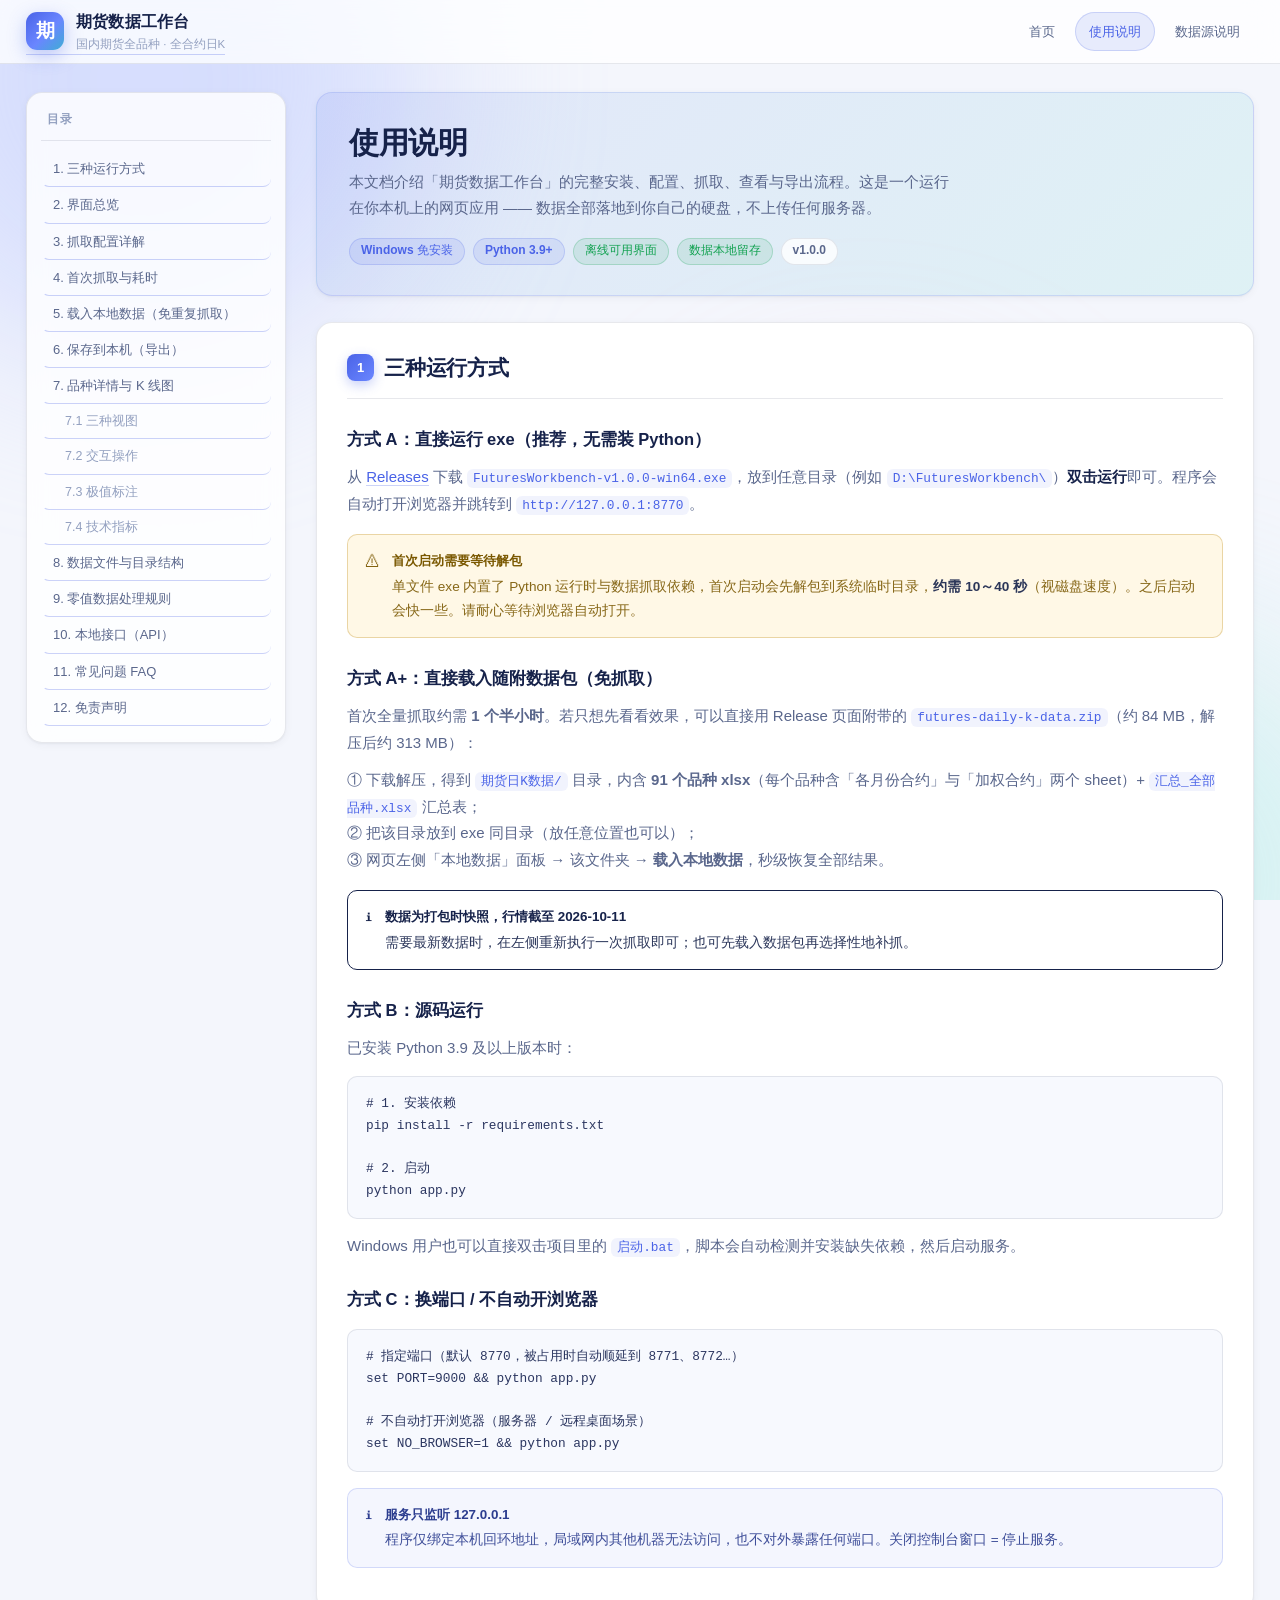
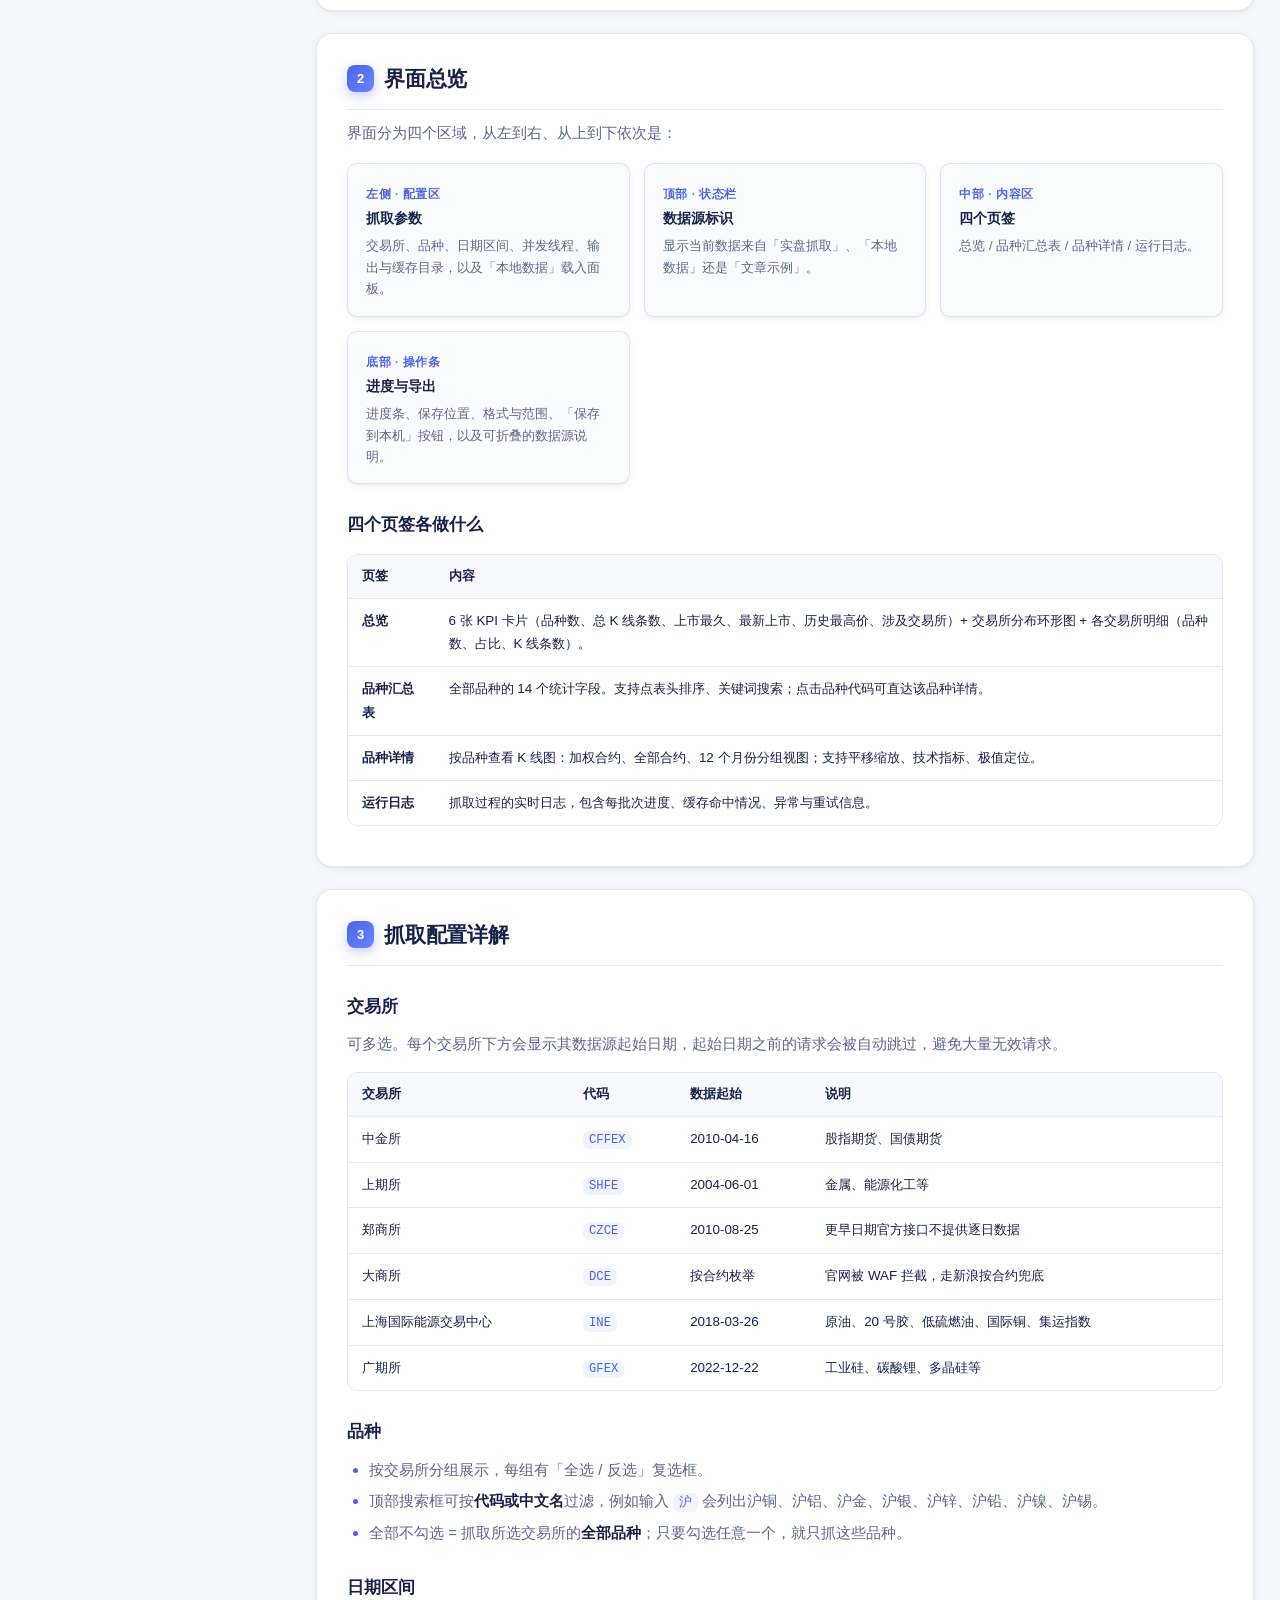
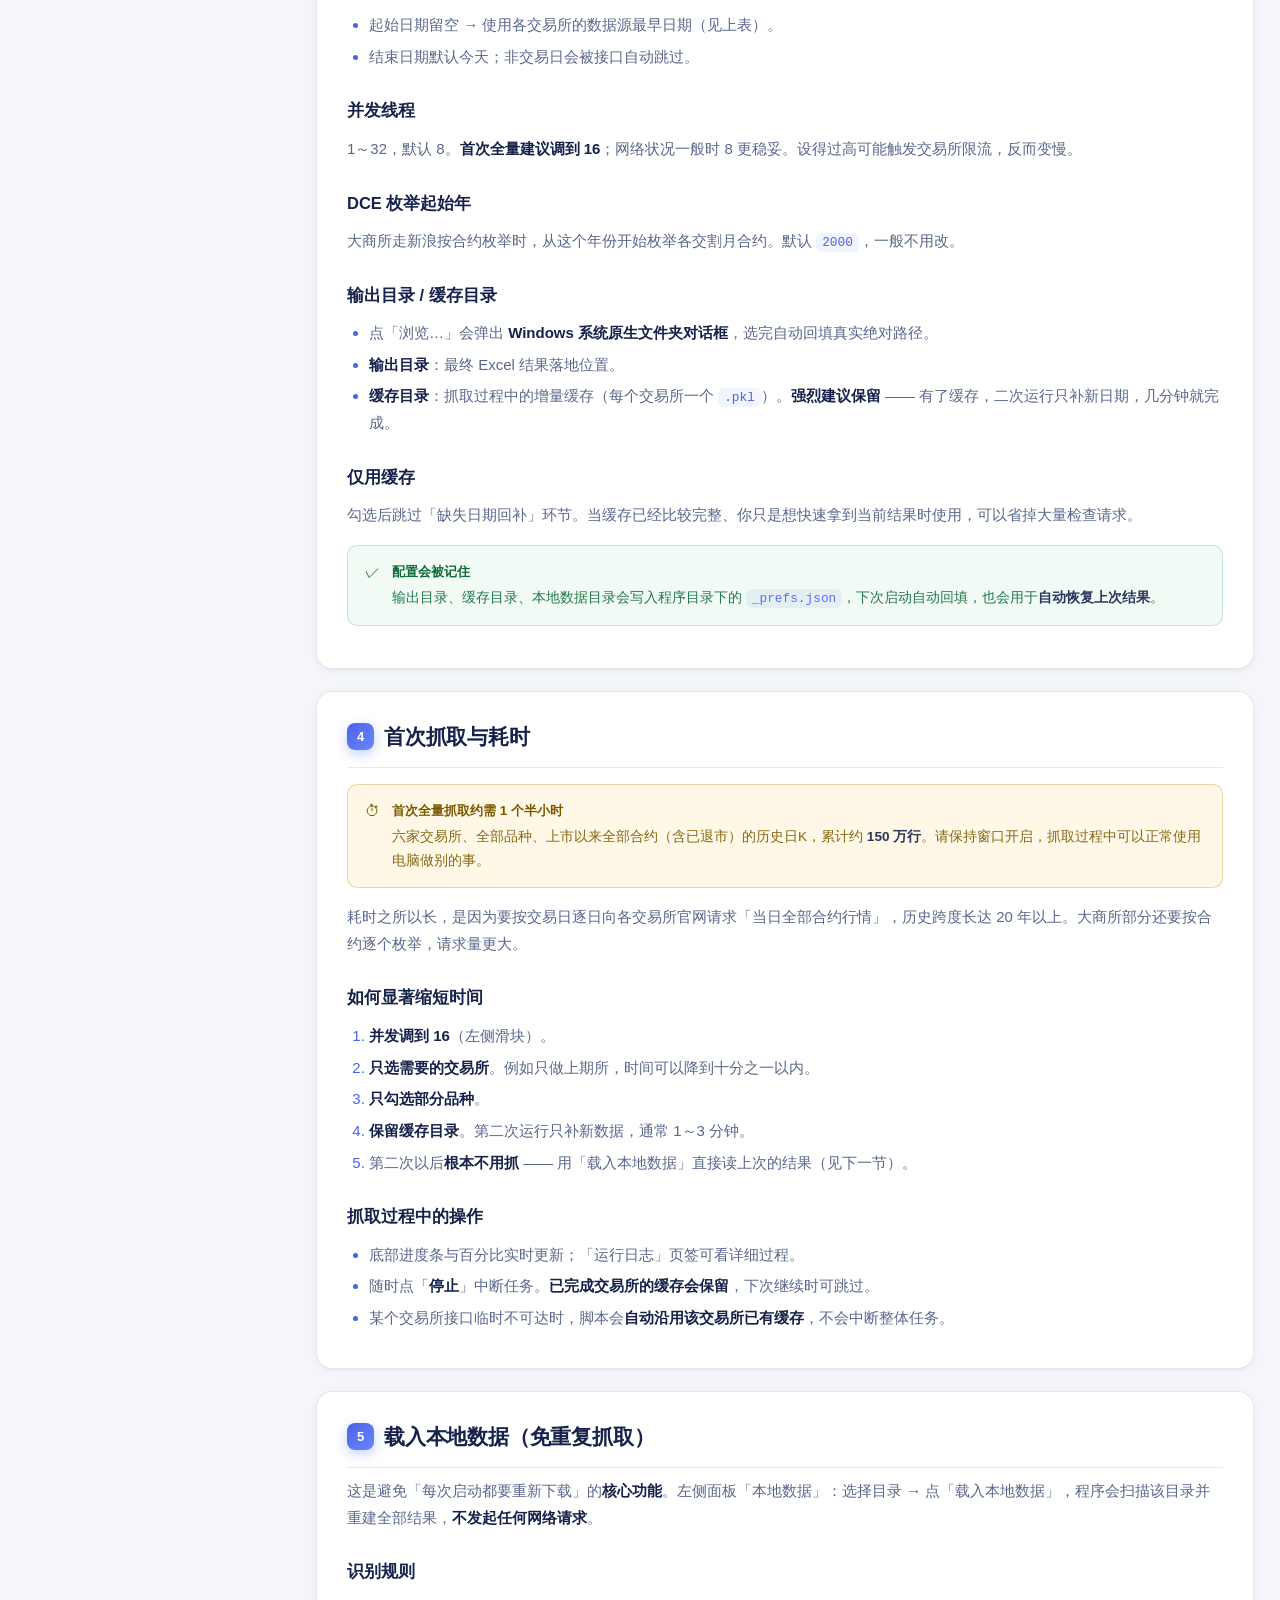
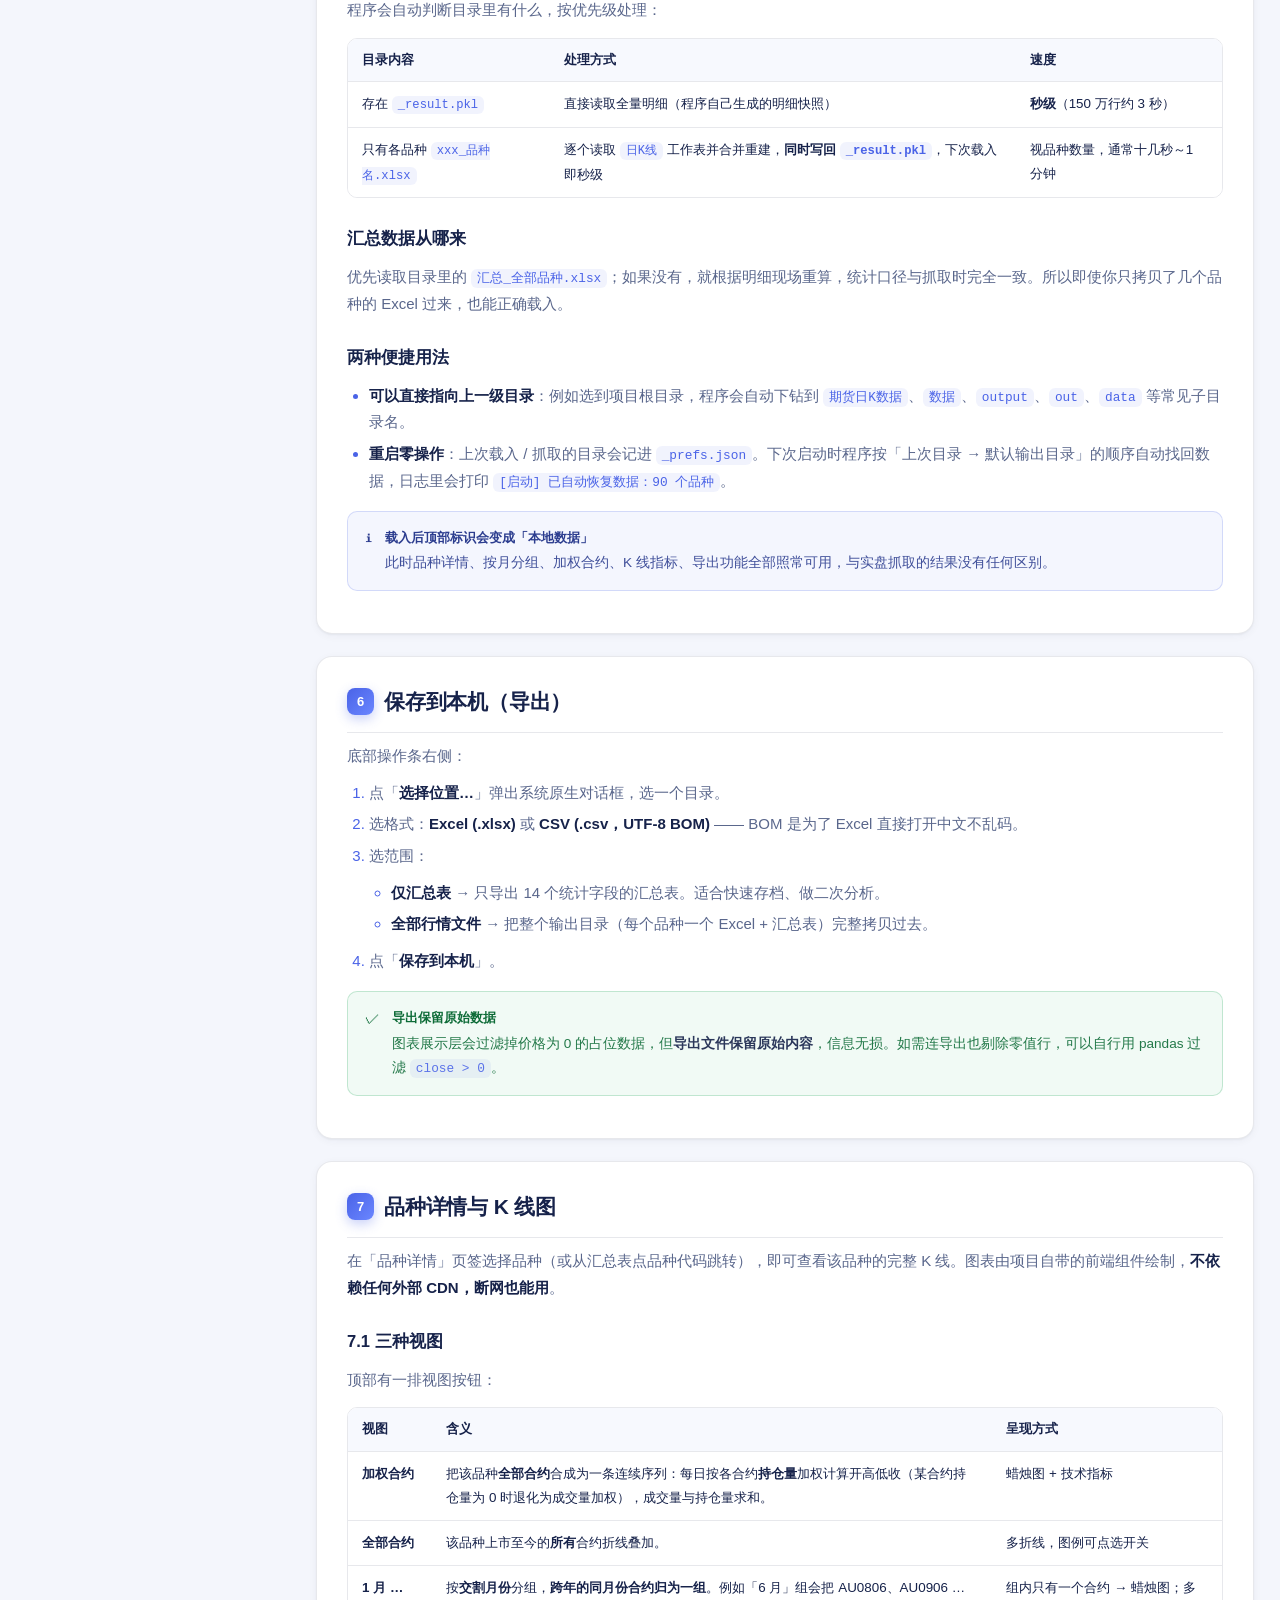
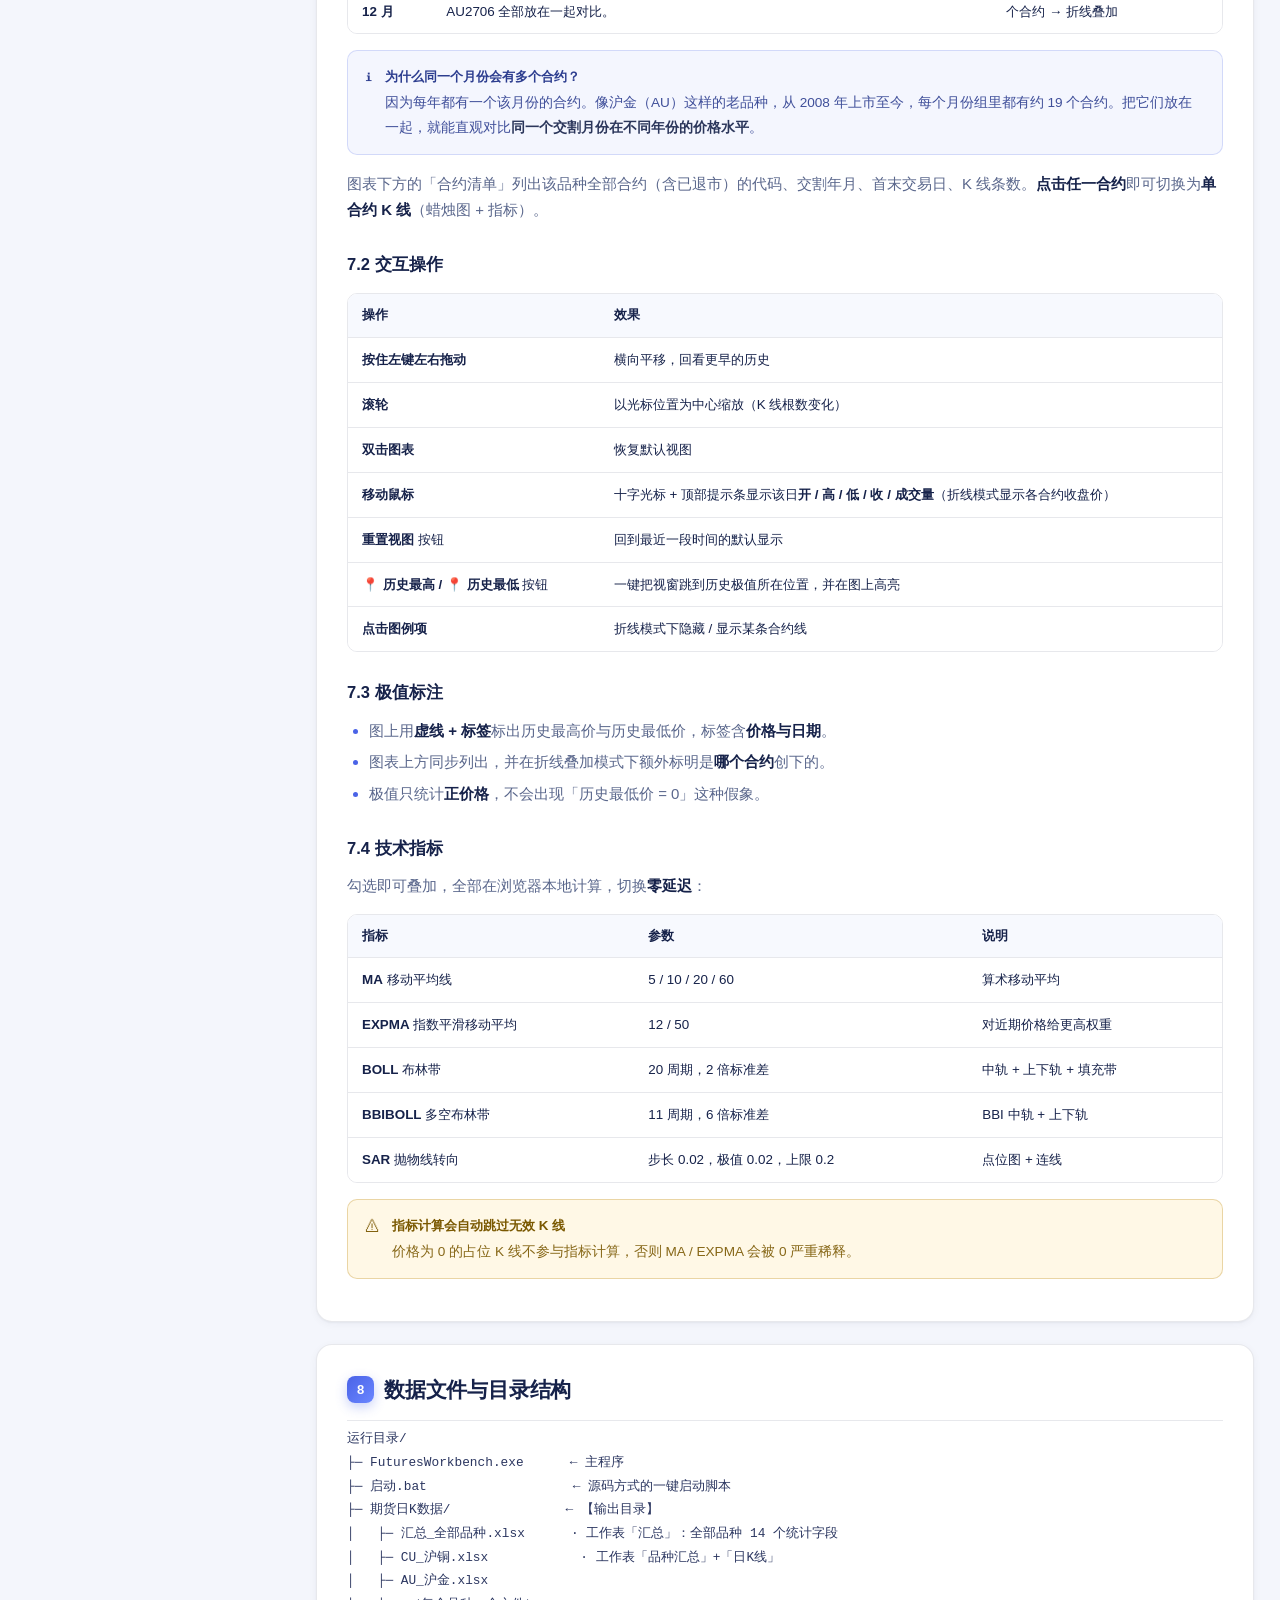
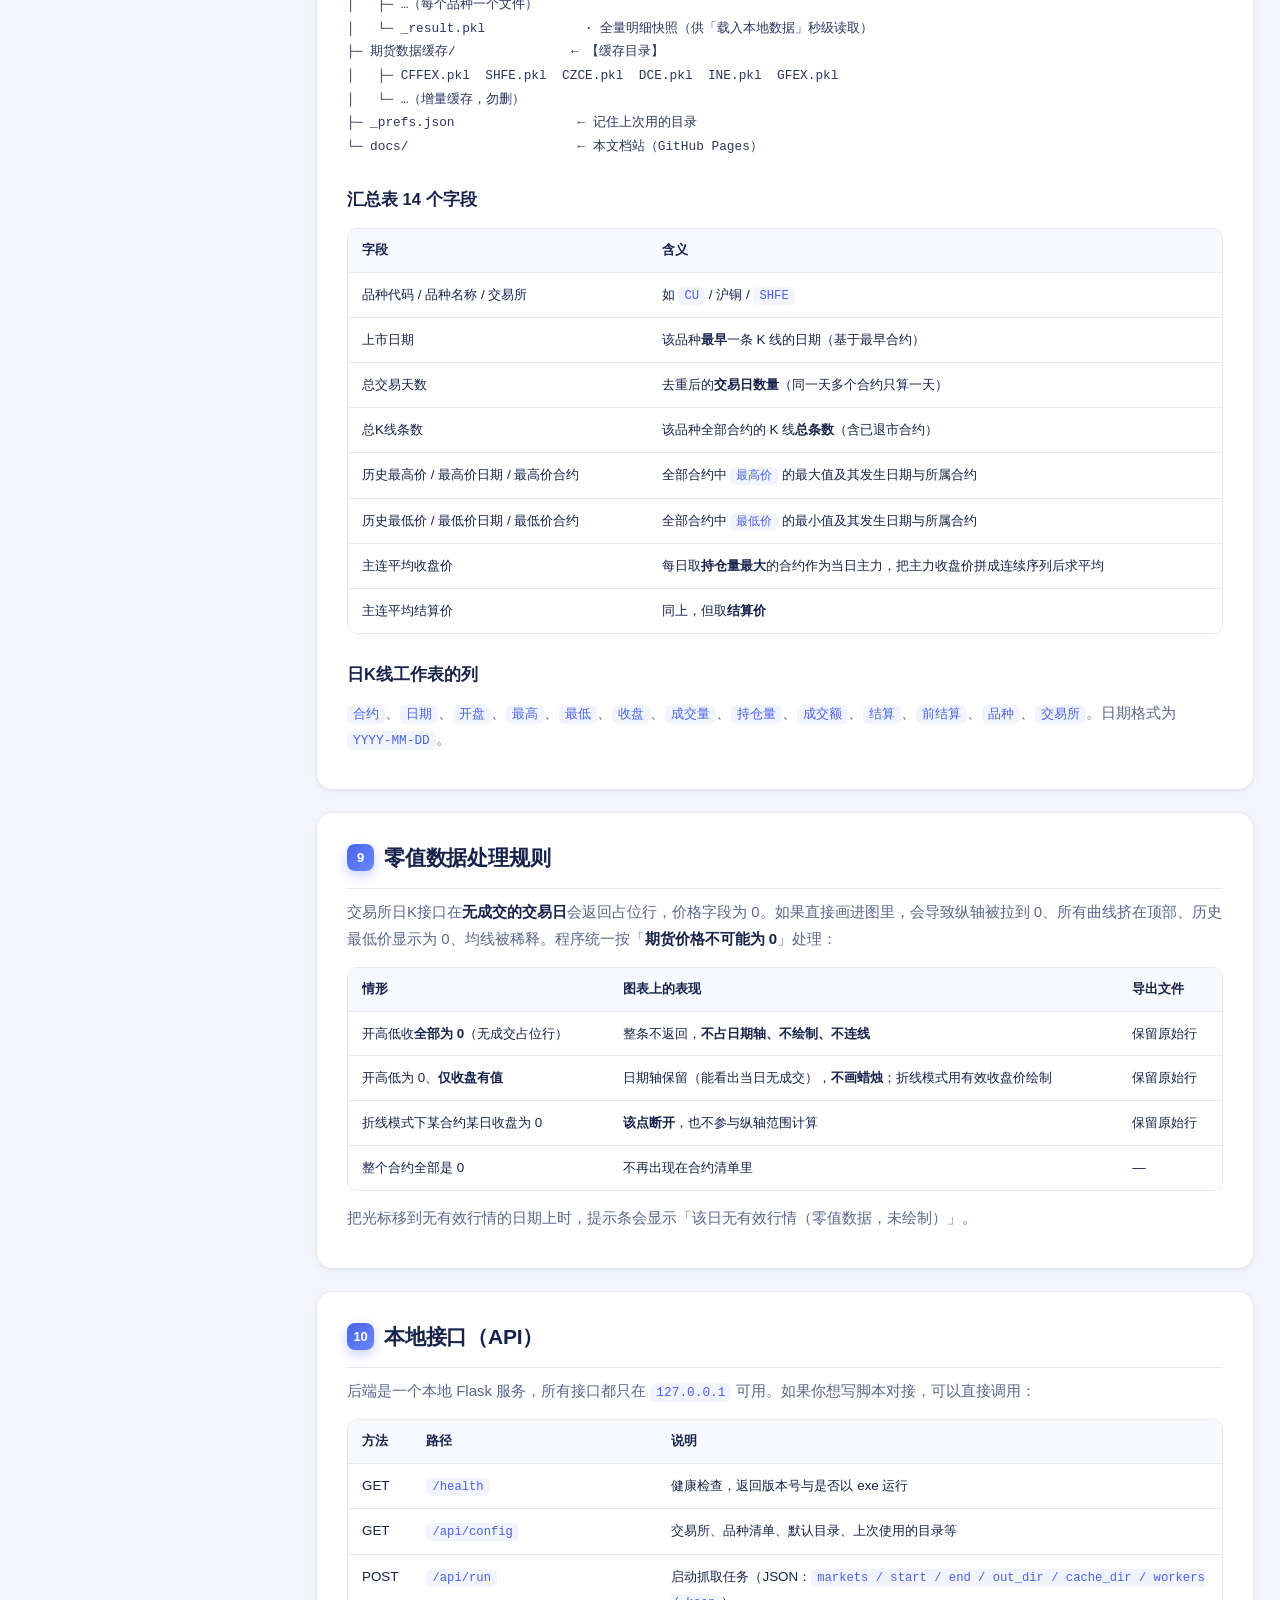
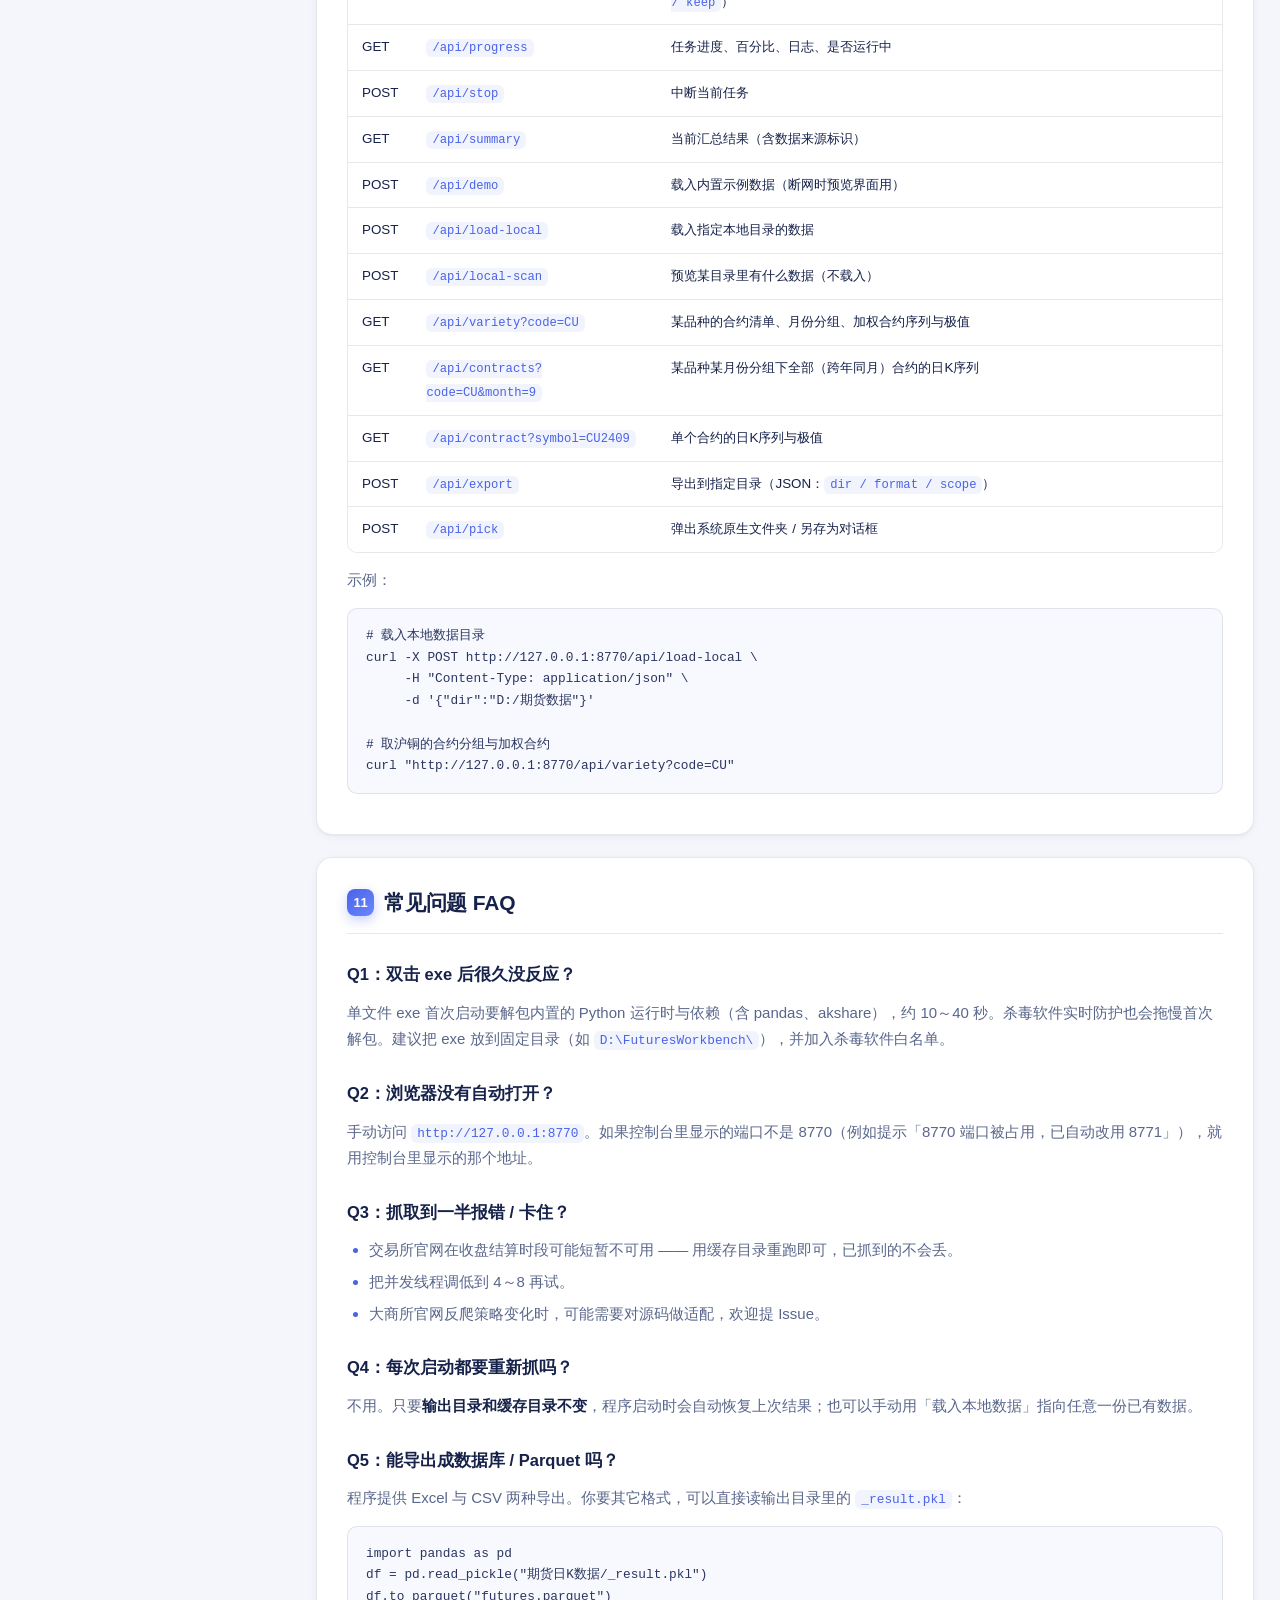
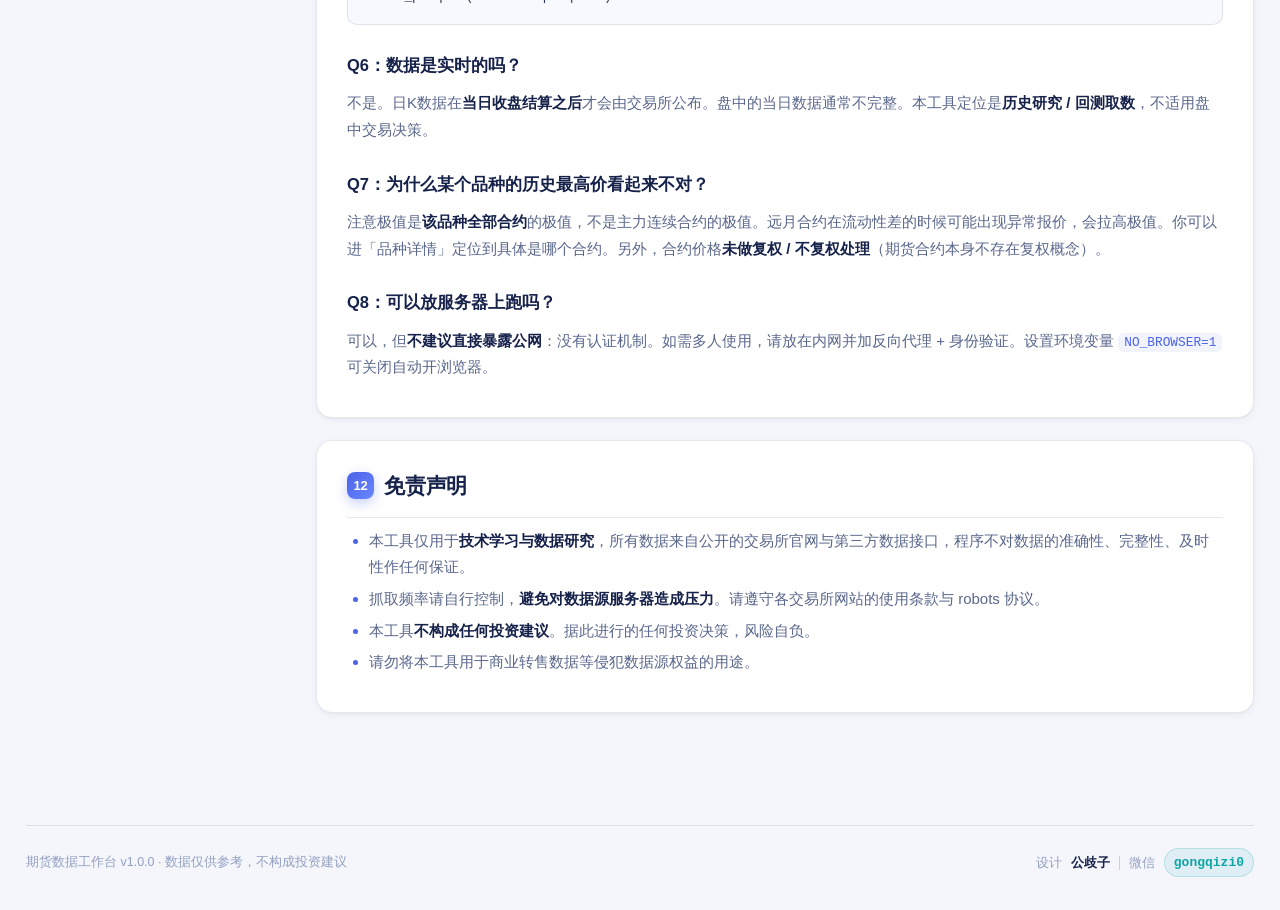
<file: docs/guide.html>
<!DOCTYPE html>
<html lang="zh-CN">
<head>
<meta charset="utf-8">
<meta name="viewport" content="width=device-width, initial-scale=1">
<title>使用说明 · 期货数据工作台</title>
<meta name="description" content="国内期货全品种全合约日K数据工作台 —— 详细使用说明文档">
<link rel="stylesheet" href="assets/docs.css">
</head>
<body>

<div class="aurora"><i></i><i></i><i></i></div>

<header class="topbar">
  <a class="brand" href="index.html">
    <span class="logo">期</span>
    <span>
      <b>期货数据工作台</b>
      <small>国内期货全品种 · 全合约日K</small>
    </span>
  </a>
  <nav class="topnav">
    <a href="index.html">首页</a>
    <a class="on" href="guide.html">使用说明</a>
    <a href="datasource.html">数据源说明</a>
  </nav>
</header>

<div class="wrap">

  <!-- ============ 侧栏目录 ============ -->
  <aside class="toc">
    <h4>目录</h4>
    <a href="#s1">1. 三种运行方式</a>
    <a href="#s2">2. 界面总览</a>
    <a href="#s3">3. 抓取配置详解</a>
    <a href="#s4">4. 首次抓取与耗时</a>
    <a href="#s5">5. 载入本地数据（免重复抓取）</a>
    <a href="#s6">6. 保存到本机（导出）</a>
    <a href="#s7">7. 品种详情与 K 线图</a>
    <a class="lv2" href="#s7-1">7.1 三种视图</a>
    <a class="lv2" href="#s7-2">7.2 交互操作</a>
    <a class="lv2" href="#s7-3">7.3 极值标注</a>
    <a class="lv2" href="#s7-4">7.4 技术指标</a>
    <a href="#s8">8. 数据文件与目录结构</a>
    <a href="#s9">9. 零值数据处理规则</a>
    <a href="#s10">10. 本地接口（API）</a>
    <a href="#s11">11. 常见问题 FAQ</a>
    <a href="#s12">12. 免责声明</a>
  </aside>

  <!-- ============ 正文 ============ -->
  <main>

    <div class="hero">
      <h1>使用说明</h1>
      <p>本文档介绍「期货数据工作台」的完整安装、配置、抓取、查看与导出流程。这是一个运行在你本机上的网页应用 —— 数据全部落地到你自己的硬盘，不上传任何服务器。</p>
      <div class="tags">
        <span class="tag p">Windows 免安装</span>
        <span class="tag p">Python 3.9+</span>
        <span class="tag g">离线可用界面</span>
        <span class="tag g">数据本地留存</span>
        <span class="tag">v1.0.0</span>
      </div>
    </div>

    <!-- ---------- 1 ---------- -->
    <section class="card">
      <h2 id="s1"><span class="no">1</span>三种运行方式</h2>

      <h3>方式 A：直接运行 exe（推荐，无需装 Python）</h3>
      <p>从 <a href="https://github.com/chenzhuanxin/futures-workbench/releases/latest" target="_blank" rel="noopener">Releases</a> 下载 <code>FuturesWorkbench-v1.0.0-win64.exe</code>，放到任意目录（例如 <code>D:\FuturesWorkbench\</code>）<strong>双击运行</strong>即可。程序会自动打开浏览器并跳转到 <code>http://127.0.0.1:8770</code>。</p>
      <div class="note warn">
        <span class="ic">⚠</span>
        <div>
          <b>首次启动需要等待解包</b>
          <p>单文件 exe 内置了 Python 运行时与数据抓取依赖，首次启动会先解包到系统临时目录，<strong>约需 10～40 秒</strong>（视磁盘速度）。之后启动会快一些。请耐心等待浏览器自动打开。</p>
        </div>
      </div>

      <h3 id="pack">方式 A+：直接载入随附数据包（免抓取）</h3>
      <p>首次全量抓取约需 <b>1 个半小时</b>。若只想先看看效果，可以直接用 Release 页面附带的
        <code>futures-daily-k-data.zip</code>（约 84 MB，解压后约 313 MB）：</p>
      <p>① 下载解压，得到 <code>期货日K数据/</code> 目录，内含 <b>91 个品种 xlsx</b>（每个品种含「各月份合约」与「加权合约」两个 sheet）+ <code>汇总_全部品种.xlsx</code> 汇总表；<br>
        ② 把该目录放到 exe 同目录（放任意位置也可以）；<br>
        ③ 网页左侧「本地数据」面板 → 该文件夹 → <b>载入本地数据</b>，秒级恢复全部结果。</p>
      <div class="note">
        <span class="ic">ℹ</span>
        <div>
          <b>数据为打包时快照，行情截至 2026-10-11</b>
          <p>需要最新数据时，在左侧重新执行一次抓取即可；也可先载入数据包再选择性地补抓。</p>
        </div>
      </div>

      <h3>方式 B：源码运行</h3>
      <p>已安装 Python 3.9 及以上版本时：</p>
      <pre><code># 1. 安装依赖
pip install -r requirements.txt

# 2. 启动
python app.py</code></pre>
      <p>Windows 用户也可以直接双击项目里的 <code>启动.bat</code>，脚本会自动检测并安装缺失依赖，然后启动服务。</p>

      <h3>方式 C：换端口 / 不自动开浏览器</h3>
      <pre><code># 指定端口（默认 8770，被占用时自动顺延到 8771、8772…）
set PORT=9000 &amp;&amp; python app.py

# 不自动打开浏览器（服务器 / 远程桌面场景）
set NO_BROWSER=1 &amp;&amp; python app.py</code></pre>

      <div class="note info">
        <span class="ic">ℹ</span>
        <div>
          <b>服务只监听 127.0.0.1</b>
          <p>程序仅绑定本机回环地址，局域网内其他机器无法访问，也不对外暴露任何端口。关闭控制台窗口 = 停止服务。</p>
        </div>
      </div>
    </section>

    <!-- ---------- 2 ---------- -->
    <section class="card">
      <h2 id="s2"><span class="no">2</span>界面总览</h2>
      <p>界面分为四个区域，从左到右、从上到下依次是：</p>

      <div class="grid">
        <div class="mini">
          <span class="k">左侧 · 配置区</span>
          <b>抓取参数</b>
          <p>交易所、品种、日期区间、并发线程、输出与缓存目录，以及「本地数据」载入面板。</p>
        </div>
        <div class="mini">
          <span class="k">顶部 · 状态栏</span>
          <b>数据源标识</b>
          <p>显示当前数据来自「实盘抓取」、「本地数据」还是「文章示例」。</p>
        </div>
        <div class="mini">
          <span class="k">中部 · 内容区</span>
          <b>四个页签</b>
          <p>总览 / 品种汇总表 / 品种详情 / 运行日志。</p>
        </div>
        <div class="mini">
          <span class="k">底部 · 操作条</span>
          <b>进度与导出</b>
          <p>进度条、保存位置、格式与范围、「保存到本机」按钮，以及可折叠的数据源说明。</p>
        </div>
      </div>

      <h3>四个页签各做什么</h3>
      <div class="tw">
        <table>
          <thead>
            <tr><th>页签</th><th>内容</th></tr>
          </thead>
          <tbody>
            <tr>
              <td><strong>总览</strong></td>
              <td>6 张 KPI 卡片（品种数、总 K 线条数、上市最久、最新上市、历史最高价、涉及交易所）+ 交易所分布环形图 + 各交易所明细（品种数、占比、K 线条数）。</td>
            </tr>
            <tr>
              <td><strong>品种汇总表</strong></td>
              <td>全部品种的 14 个统计字段。支持点表头排序、关键词搜索；点击品种代码可直达该品种详情。</td>
            </tr>
            <tr>
              <td><strong>品种详情</strong></td>
              <td>按品种查看 K 线图：加权合约、全部合约、12 个月份分组视图；支持平移缩放、技术指标、极值定位。</td>
            </tr>
            <tr>
              <td><strong>运行日志</strong></td>
              <td>抓取过程的实时日志，包含每批次进度、缓存命中情况、异常与重试信息。</td>
            </tr>
          </tbody>
        </table>
      </div>
    </section>

    <!-- ---------- 3 ---------- -->
    <section class="card">
      <h2 id="s3"><span class="no">3</span>抓取配置详解</h2>

      <h3>交易所</h3>
      <p>可多选。每个交易所下方会显示其数据源起始日期，起始日期之前的请求会被自动跳过，避免大量无效请求。</p>
      <div class="tw">
        <table>
          <thead>
            <tr><th>交易所</th><th>代码</th><th>数据起始</th><th>说明</th></tr>
          </thead>
          <tbody>
            <tr><td>中金所</td><td><code>CFFEX</code></td><td>2010-04-16</td><td>股指期货、国债期货</td></tr>
            <tr><td>上期所</td><td><code>SHFE</code></td><td>2004-06-01</td><td>金属、能源化工等</td></tr>
            <tr><td>郑商所</td><td><code>CZCE</code></td><td>2010-08-25</td><td>更早日期官方接口不提供逐日数据</td></tr>
            <tr><td>大商所</td><td><code>DCE</code></td><td>按合约枚举</td><td>官网被 WAF 拦截，走新浪按合约兜底</td></tr>
            <tr><td>上海国际能源交易中心</td><td><code>INE</code></td><td>2018-03-26</td><td>原油、20 号胶、低硫燃油、国际铜、集运指数</td></tr>
            <tr><td>广期所</td><td><code>GFEX</code></td><td>2022-12-22</td><td>工业硅、碳酸锂、多晶硅等</td></tr>
          </tbody>
        </table>
      </div>

      <h3>品种</h3>
      <ul>
        <li>按交易所分组展示，每组有「全选 / 反选」复选框。</li>
        <li>顶部搜索框可按<strong>代码或中文名</strong>过滤，例如输入 <code>沪</code> 会列出沪铜、沪铝、沪金、沪银、沪锌、沪铅、沪镍、沪锡。</li>
        <li>全部不勾选 = 抓取所选交易所的<strong>全部品种</strong>；只要勾选任意一个，就只抓这些品种。</li>
      </ul>

      <h3>日期区间</h3>
      <ul>
        <li>起始日期留空 → 使用各交易所的数据源最早日期（见上表）。</li>
        <li>结束日期默认今天；非交易日会被接口自动跳过。</li>
      </ul>

      <h3>并发线程</h3>
      <p>1～32，默认 8。<strong>首次全量建议调到 16</strong>；网络状况一般时 8 更稳妥。设得过高可能触发交易所限流，反而变慢。</p>

      <h3>DCE 枚举起始年</h3>
      <p>大商所走新浪按合约枚举时，从这个年份开始枚举各交割月合约。默认 <code>2000</code>，一般不用改。</p>

      <h3>输出目录 / 缓存目录</h3>
      <ul>
        <li>点「浏览…」会弹出 <strong>Windows 系统原生文件夹对话框</strong>，选完自动回填真实绝对路径。</li>
        <li><strong>输出目录</strong>：最终 Excel 结果落地位置。</li>
        <li><strong>缓存目录</strong>：抓取过程中的增量缓存（每个交易所一个 <code>.pkl</code>）。<strong>强烈建议保留</strong> —— 有了缓存，二次运行只补新日期，几分钟就完成。</li>
      </ul>

      <h3>仅用缓存</h3>
      <p>勾选后跳过「缺失日期回补」环节。当缓存已经比较完整、你只是想快速拿到当前结果时使用，可以省掉大量检查请求。</p>

      <div class="note tip">
        <span class="ic">✓</span>
        <div>
          <b>配置会被记住</b>
          <p>输出目录、缓存目录、本地数据目录会写入程序目录下的 <code>_prefs.json</code>，下次启动自动回填，也会用于<strong>自动恢复上次结果</strong>。</p>
        </div>
      </div>
    </section>

    <!-- ---------- 4 ---------- -->
    <section class="card">
      <h2 id="s4"><span class="no">4</span>首次抓取与耗时</h2>
      <div class="note warn">
        <span class="ic">⏱</span>
        <div>
          <b>首次全量抓取约需 1 个半小时</b>
          <p>六家交易所、全部品种、上市以来全部合约（含已退市）的历史日K，累计约 <strong>150 万行</strong>。请保持窗口开启，抓取过程中可以正常使用电脑做别的事。</p>
        </div>
      </div>
      <p>耗时之所以长，是因为要按交易日逐日向各交易所官网请求「当日全部合约行情」，历史跨度长达 20 年以上。大商所部分还要按合约逐个枚举，请求量更大。</p>

      <h3>如何显著缩短时间</h3>
      <ol>
        <li><strong>并发调到 16</strong>（左侧滑块）。</li>
        <li><strong>只选需要的交易所</strong>。例如只做上期所，时间可以降到十分之一以内。</li>
        <li><strong>只勾选部分品种</strong>。</li>
        <li><strong>保留缓存目录</strong>。第二次运行只补新数据，通常 1～3 分钟。</li>
        <li>第二次以后<strong>根本不用抓</strong> —— 用「载入本地数据」直接读上次的结果（见下一节）。</li>
      </ol>

      <h3>抓取过程中的操作</h3>
      <ul>
        <li>底部进度条与百分比实时更新；「运行日志」页签可看详细过程。</li>
        <li>随时点「<strong>停止</strong>」中断任务。<strong>已完成交易所的缓存会保留</strong>，下次继续时可跳过。</li>
        <li>某个交易所接口临时不可达时，脚本会<strong>自动沿用该交易所已有缓存</strong>，不会中断整体任务。</li>
      </ul>
    </section>

    <!-- ---------- 5 ---------- -->
    <section class="card">
      <h2 id="s5"><span class="no">5</span>载入本地数据（免重复抓取）</h2>
      <p>这是避免「每次启动都要重新下载」的<strong>核心功能</strong>。左侧面板「本地数据」：选择目录 → 点「载入本地数据」，程序会扫描该目录并重建全部结果，<strong>不发起任何网络请求</strong>。</p>

      <h3>识别规则</h3>
      <p>程序会自动判断目录里有什么，按优先级处理：</p>
      <div class="tw">
        <table>
          <thead>
            <tr><th>目录内容</th><th>处理方式</th><th>速度</th></tr>
          </thead>
          <tbody>
            <tr>
              <td>存在 <code>_result.pkl</code></td>
              <td>直接读取全量明细（程序自己生成的明细快照）</td>
              <td><strong>秒级</strong>（150 万行约 3 秒）</td>
            </tr>
            <tr>
              <td>只有各品种 <code>xxx_品种名.xlsx</code></td>
              <td>逐个读取 <code>日K线</code> 工作表并合并重建，<strong>同时写回 <code>_result.pkl</code></strong>，下次载入即秒级</td>
              <td>视品种数量，通常十几秒～1 分钟</td>
            </tr>
          </tbody>
        </table>
      </div>

      <h3>汇总数据从哪来</h3>
      <p>优先读取目录里的 <code>汇总_全部品种.xlsx</code>；如果没有，就根据明细现场重算，统计口径与抓取时完全一致。所以即使你只拷贝了几个品种的 Excel 过来，也能正确载入。</p>

      <h3>两种便捷用法</h3>
      <ul>
        <li><strong>可以直接指向上一级目录</strong>：例如选到项目根目录，程序会自动下钻到 <code>期货日K数据</code>、<code>数据</code>、<code>output</code>、<code>out</code>、<code>data</code> 等常见子目录名。</li>
        <li><strong>重启零操作</strong>：上次载入 / 抓取的目录会记进 <code>_prefs.json</code>。下次启动时程序按「上次目录 → 默认输出目录」的顺序自动找回数据，日志里会打印 <code>[启动] 已自动恢复数据：90 个品种</code>。</li>
      </ul>

      <div class="note info">
        <span class="ic">ℹ</span>
        <div>
          <b>载入后顶部标识会变成「本地数据」</b>
          <p>此时品种详情、按月分组、加权合约、K 线指标、导出功能全部照常可用，与实盘抓取的结果没有任何区别。</p>
        </div>
      </div>
    </section>

    <!-- ---------- 6 ---------- -->
    <section class="card">
      <h2 id="s6"><span class="no">6</span>保存到本机（导出）</h2>
      <p>底部操作条右侧：</p>
      <ol>
        <li>点「<strong>选择位置…</strong>」弹出系统原生对话框，选一个目录。</li>
        <li>选格式：<strong>Excel (.xlsx)</strong> 或 <strong>CSV (.csv，UTF-8 BOM)</strong> —— BOM 是为了 Excel 直接打开中文不乱码。</li>
        <li>选范围：
          <ul>
            <li><strong>仅汇总表</strong> → 只导出 14 个统计字段的汇总表。适合快速存档、做二次分析。</li>
            <li><strong>全部行情文件</strong> → 把整个输出目录（每个品种一个 Excel + 汇总表）完整拷贝过去。</li>
          </ul>
        </li>
        <li>点「<strong>保存到本机</strong>」。</li>
      </ol>
      <div class="note tip">
        <span class="ic">✓</span>
        <div>
          <b>导出保留原始数据</b>
          <p>图表展示层会过滤掉价格为 0 的占位数据，但<strong>导出文件保留原始内容</strong>，信息无损。如需连导出也剔除零值行，可以自行用 pandas 过滤 <code>close &gt; 0</code>。</p>
        </div>
      </div>
    </section>

    <!-- ---------- 7 ---------- -->
    <section class="card">
      <h2 id="s7"><span class="no">7</span>品种详情与 K 线图</h2>
      <p>在「品种详情」页签选择品种（或从汇总表点品种代码跳转），即可查看该品种的完整 K 线。图表由项目自带的前端组件绘制，<strong>不依赖任何外部 CDN，断网也能用</strong>。</p>

      <h3 id="s7-1">7.1 三种视图</h3>
      <p>顶部有一排视图按钮：</p>
      <div class="tw">
        <table>
          <thead>
            <tr><th>视图</th><th>含义</th><th>呈现方式</th></tr>
          </thead>
          <tbody>
            <tr>
              <td><strong>加权合约</strong></td>
              <td>把该品种<strong>全部合约</strong>合成为一条连续序列：每日按各合约<strong>持仓量</strong>加权计算开高低收（某合约持仓量为 0 时退化为成交量加权），成交量与持仓量求和。</td>
              <td>蜡烛图 + 技术指标</td>
            </tr>
            <tr>
              <td><strong>全部合约</strong></td>
              <td>该品种上市至今的<strong>所有</strong>合约折线叠加。</td>
              <td>多折线，图例可点选开关</td>
            </tr>
            <tr>
              <td><strong>1 月 … 12 月</strong></td>
              <td>按<strong>交割月份</strong>分组，<strong>跨年的同月份合约归为一组</strong>。例如「6 月」组会把 AU0806、AU0906 … AU2706 全部放在一起对比。</td>
              <td>组内只有一个合约 → 蜡烛图；多个合约 → 折线叠加</td>
            </tr>
          </tbody>
        </table>
      </div>
      <div class="note info">
        <span class="ic">ℹ</span>
        <div>
          <b>为什么同一个月份会有多个合约？</b>
          <p>因为每年都有一个该月份的合约。像沪金（AU）这样的老品种，从 2008 年上市至今，每个月份组里都有约 19 个合约。把它们放在一起，就能直观对比<strong>同一个交割月份在不同年份的价格水平</strong>。</p>
        </div>
      </div>
      <p>图表下方的「合约清单」列出该品种全部合约（含已退市）的代码、交割年月、首末交易日、K 线条数。<strong>点击任一合约</strong>即可切换为<strong>单合约 K 线</strong>（蜡烛图 + 指标）。</p>

      <h3 id="s7-2">7.2 交互操作</h3>
      <div class="tw">
        <table>
          <thead><tr><th>操作</th><th>效果</th></tr></thead>
          <tbody>
            <tr><td><strong>按住左键左右拖动</strong></td><td>横向平移，回看更早的历史</td></tr>
            <tr><td><strong>滚轮</strong></td><td>以光标位置为中心缩放（K 线根数变化）</td></tr>
            <tr><td><strong>双击图表</strong></td><td>恢复默认视图</td></tr>
            <tr><td><strong>移动鼠标</strong></td><td>十字光标 + 顶部提示条显示该日<strong>开 / 高 / 低 / 收 / 成交量</strong>（折线模式显示各合约收盘价）</td></tr>
            <tr><td><strong>重置视图</strong> 按钮</td><td>回到最近一段时间的默认显示</td></tr>
            <tr><td><strong>📍 历史最高 / 📍 历史最低</strong> 按钮</td><td>一键把视窗跳到历史极值所在位置，并在图上高亮</td></tr>
            <tr><td><strong>点击图例项</strong></td><td>折线模式下隐藏 / 显示某条合约线</td></tr>
          </tbody>
        </table>
      </div>

      <h3 id="s7-3">7.3 极值标注</h3>
      <ul>
        <li>图上用<strong>虚线 + 标签</strong>标出历史最高价与历史最低价，标签含<strong>价格与日期</strong>。</li>
        <li>图表上方同步列出，并在折线叠加模式下额外标明是<strong>哪个合约</strong>创下的。</li>
        <li>极值只统计<strong>正价格</strong>，不会出现「历史最低价 = 0」这种假象。</li>
      </ul>

      <h3 id="s7-4">7.4 技术指标</h3>
      <p>勾选即可叠加，全部在浏览器本地计算，切换<strong>零延迟</strong>：</p>
      <div class="tw">
        <table>
          <thead><tr><th>指标</th><th>参数</th><th>说明</th></tr></thead>
          <tbody>
            <tr><td><strong>MA</strong> 移动平均线</td><td>5 / 10 / 20 / 60</td><td>算术移动平均</td></tr>
            <tr><td><strong>EXPMA</strong> 指数平滑移动平均</td><td>12 / 50</td><td>对近期价格给更高权重</td></tr>
            <tr><td><strong>BOLL</strong> 布林带</td><td>20 周期，2 倍标准差</td><td>中轨 + 上下轨 + 填充带</td></tr>
            <tr><td><strong>BBIBOLL</strong> 多空布林带</td><td>11 周期，6 倍标准差</td><td>BBI 中轨 + 上下轨</td></tr>
            <tr><td><strong>SAR</strong> 抛物线转向</td><td>步长 0.02，极值 0.02，上限 0.2</td><td>点位图 + 连线</td></tr>
          </tbody>
        </table>
      </div>
      <div class="note warn">
        <span class="ic">⚠</span>
        <div>
          <b>指标计算会自动跳过无效 K 线</b>
          <p>价格为 0 的占位 K 线不参与指标计算，否则 MA / EXPMA 会被 0 严重稀释。</p>
        </div>
      </div>
    </section>

    <!-- ---------- 8 ---------- -->
    <section class="card">
      <h2 id="s8"><span class="no">8</span>数据文件与目录结构</h2>

      <div class="tree">运行目录/
├─ FuturesWorkbench.exe      ← 主程序
├─ 启动.bat                   ← 源码方式的一键启动脚本
├─ 期货日K数据/               ← 【输出目录】
│   ├─ 汇总_全部品种.xlsx      · 工作表「汇总」：全部品种 14 个统计字段
│   ├─ CU_沪铜.xlsx            · 工作表「品种汇总」+「日K线」
│   ├─ AU_沪金.xlsx
│   ├─ …（每个品种一个文件）
│   └─ _result.pkl             · 全量明细快照（供「载入本地数据」秒级读取）
├─ 期货数据缓存/               ← 【缓存目录】
│   ├─ CFFEX.pkl  SHFE.pkl  CZCE.pkl  DCE.pkl  INE.pkl  GFEX.pkl
│   └─ …（增量缓存，勿删）
├─ _prefs.json                ← 记住上次用的目录
└─ docs/                      ← 本文档站（GitHub Pages）</div>

      <h3>汇总表 14 个字段</h3>
      <div class="tw">
        <table>
          <thead><tr><th>字段</th><th>含义</th></tr></thead>
          <tbody>
            <tr><td>品种代码 / 品种名称 / 交易所</td><td>如 <code>CU</code> / 沪铜 / <code>SHFE</code></td></tr>
            <tr><td>上市日期</td><td>该品种<strong>最早</strong>一条 K 线的日期（基于最早合约）</td></tr>
            <tr><td>总交易天数</td><td>去重后的<strong>交易日数量</strong>（同一天多个合约只算一天）</td></tr>
            <tr><td>总K线条数</td><td>该品种全部合约的 K 线<strong>总条数</strong>（含已退市合约）</td></tr>
            <tr><td>历史最高价 / 最高价日期 / 最高价合约</td><td>全部合约中 <code>最高价</code> 的最大值及其发生日期与所属合约</td></tr>
            <tr><td>历史最低价 / 最低价日期 / 最低价合约</td><td>全部合约中 <code>最低价</code> 的最小值及其发生日期与所属合约</td></tr>
            <tr><td>主连平均收盘价</td><td>每日取<strong>持仓量最大</strong>的合约作为当日主力，把主力收盘价拼成连续序列后求平均</td></tr>
            <tr><td>主连平均结算价</td><td>同上，但取<strong>结算价</strong></td></tr>
          </tbody>
        </table>
      </div>

      <h3>日K线工作表的列</h3>
      <p><code>合约</code>、<code>日期</code>、<code>开盘</code>、<code>最高</code>、<code>最低</code>、<code>收盘</code>、<code>成交量</code>、<code>持仓量</code>、<code>成交额</code>、<code>结算</code>、<code>前结算</code>、<code>品种</code>、<code>交易所</code>。日期格式为 <code>YYYY-MM-DD</code>。</p>
    </section>

    <!-- ---------- 9 ---------- -->
    <section class="card">
      <h2 id="s9"><span class="no">9</span>零值数据处理规则</h2>
      <p>交易所日K接口在<strong>无成交的交易日</strong>会返回占位行，价格字段为 0。如果直接画进图里，会导致纵轴被拉到 0、所有曲线挤在顶部、历史最低价显示为 0、均线被稀释。程序统一按「<strong>期货价格不可能为 0</strong>」处理：</p>
      <div class="tw">
        <table>
          <thead><tr><th>情形</th><th>图表上的表现</th><th>导出文件</th></tr></thead>
          <tbody>
            <tr>
              <td>开高低收<strong>全部为 0</strong>（无成交占位行）</td>
              <td>整条不返回，<strong>不占日期轴、不绘制、不连线</strong></td>
              <td>保留原始行</td>
            </tr>
            <tr>
              <td>开高低为 0、<strong>仅收盘有值</strong></td>
              <td>日期轴保留（能看出当日无成交），<strong>不画蜡烛</strong>；折线模式用有效收盘价绘制</td>
              <td>保留原始行</td>
            </tr>
            <tr>
              <td>折线模式下某合约某日收盘为 0</td>
              <td><strong>该点断开</strong>，也不参与纵轴范围计算</td>
              <td>保留原始行</td>
            </tr>
            <tr>
              <td>整个合约全部是 0</td>
              <td>不再出现在合约清单里</td>
              <td>—</td>
            </tr>
          </tbody>
        </table>
      </div>
      <p>把光标移到无有效行情的日期上时，提示条会显示「该日无有效行情（零值数据，未绘制）」。</p>
    </section>

    <!-- ---------- 10 ---------- -->
    <section class="card">
      <h2 id="s10"><span class="no">10</span>本地接口（API）</h2>
      <p>后端是一个本地 Flask 服务，所有接口都只在 <code>127.0.0.1</code> 可用。如果你想写脚本对接，可以直接调用：</p>
      <div class="tw">
        <table>
          <thead><tr><th>方法</th><th>路径</th><th>说明</th></tr></thead>
          <tbody>
            <tr><td>GET</td><td><code>/health</code></td><td>健康检查，返回版本号与是否以 exe 运行</td></tr>
            <tr><td>GET</td><td><code>/api/config</code></td><td>交易所、品种清单、默认目录、上次使用的目录等</td></tr>
            <tr><td>POST</td><td><code>/api/run</code></td><td>启动抓取任务（JSON：<code>markets / start / end / out_dir / cache_dir / workers / keep</code>）</td></tr>
            <tr><td>GET</td><td><code>/api/progress</code></td><td>任务进度、百分比、日志、是否运行中</td></tr>
            <tr><td>POST</td><td><code>/api/stop</code></td><td>中断当前任务</td></tr>
            <tr><td>GET</td><td><code>/api/summary</code></td><td>当前汇总结果（含数据来源标识）</td></tr>
            <tr><td>POST</td><td><code>/api/demo</code></td><td>载入内置示例数据（断网时预览界面用）</td></tr>
            <tr><td>POST</td><td><code>/api/load-local</code></td><td>载入指定本地目录的数据</td></tr>
            <tr><td>POST</td><td><code>/api/local-scan</code></td><td>预览某目录里有什么数据（不载入）</td></tr>
            <tr><td>GET</td><td><code>/api/variety?code=CU</code></td><td>某品种的合约清单、月份分组、加权合约序列与极值</td></tr>
            <tr><td>GET</td><td><code>/api/contracts?code=CU&amp;month=9</code></td><td>某品种某月份分组下全部（跨年同月）合约的日K序列</td></tr>
            <tr><td>GET</td><td><code>/api/contract?symbol=CU2409</code></td><td>单个合约的日K序列与极值</td></tr>
            <tr><td>POST</td><td><code>/api/export</code></td><td>导出到指定目录（JSON：<code>dir / format / scope</code>）</td></tr>
            <tr><td>POST</td><td><code>/api/pick</code></td><td>弹出系统原生文件夹 / 另存为对话框</td></tr>
          </tbody>
        </table>
      </div>
      <p>示例：</p>
      <pre><code># 载入本地数据目录
curl -X POST http://127.0.0.1:8770/api/load-local \
     -H "Content-Type: application/json" \
     -d '{"dir":"D:/期货数据"}'

# 取沪铜的合约分组与加权合约
curl "http://127.0.0.1:8770/api/variety?code=CU"</code></pre>
    </section>

    <!-- ---------- 11 ---------- -->
    <section class="card">
      <h2 id="s11"><span class="no">11</span>常见问题 FAQ</h2>

      <h3>Q1：双击 exe 后很久没反应？</h3>
      <p>单文件 exe 首次启动要解包内置的 Python 运行时与依赖（含 pandas、akshare），约 10～40 秒。杀毒软件实时防护也会拖慢首次解包。建议把 exe 放到固定目录（如 <code>D:\FuturesWorkbench\</code>），并加入杀毒软件白名单。</p>

      <h3>Q2：浏览器没有自动打开？</h3>
      <p>手动访问 <code>http://127.0.0.1:8770</code>。如果控制台里显示的端口不是 8770（例如提示「8770 端口被占用，已自动改用 8771」），就用控制台里显示的那个地址。</p>

      <h3>Q3：抓取到一半报错 / 卡住？</h3>
      <ul>
        <li>交易所官网在收盘结算时段可能短暂不可用 —— 用缓存目录重跑即可，已抓到的不会丢。</li>
        <li>把并发线程调低到 4～8 再试。</li>
        <li>大商所官网反爬策略变化时，可能需要对源码做适配，欢迎提 Issue。</li>
      </ul>

      <h3>Q4：每次启动都要重新抓吗？</h3>
      <p>不用。只要<strong>输出目录和缓存目录不变</strong>，程序启动时会自动恢复上次结果；也可以手动用「载入本地数据」指向任意一份已有数据。</p>

      <h3>Q5：能导出成数据库 / Parquet 吗？</h3>
      <p>程序提供 Excel 与 CSV 两种导出。你要其它格式，可以直接读输出目录里的 <code>_result.pkl</code>：</p>
      <pre><code>import pandas as pd
df = pd.read_pickle("期货日K数据/_result.pkl")
df.to_parquet("futures.parquet")</code></pre>

      <h3>Q6：数据是实时的吗？</h3>
      <p>不是。日K数据在<strong>当日收盘结算之后</strong>才会由交易所公布。盘中的当日数据通常不完整。本工具定位是<strong>历史研究 / 回测取数</strong>，不适用盘中交易决策。</p>

      <h3>Q7：为什么某个品种的历史最高价看起来不对？</h3>
      <p>注意极值是<strong>该品种全部合约</strong>的极值，不是主力连续合约的极值。远月合约在流动性差的时候可能出现异常报价，会拉高极值。你可以进「品种详情」定位到具体是哪个合约。另外，合约价格<strong>未做复权 / 不复权处理</strong>（期货合约本身不存在复权概念）。</p>

      <h3>Q8：可以放服务器上跑吗？</h3>
      <p>可以，但<strong>不建议直接暴露公网</strong>：没有认证机制。如需多人使用，请放在内网并加反向代理 + 身份验证。设置环境变量 <code>NO_BROWSER=1</code> 可关闭自动开浏览器。</p>
    </section>

    <!-- ---------- 12 ---------- -->
    <section class="card">
      <h2 id="s12"><span class="no">12</span>免责声明</h2>
      <ul>
        <li>本工具仅用于<strong>技术学习与数据研究</strong>，所有数据来自公开的交易所官网与第三方数据接口，程序不对数据的准确性、完整性、及时性作任何保证。</li>
        <li>抓取频率请自行控制，<strong>避免对数据源服务器造成压力</strong>。请遵守各交易所网站的使用条款与 robots 协议。</li>
        <li>本工具<strong>不构成任何投资建议</strong>。据此进行的任何投资决策，风险自负。</li>
        <li>请勿将本工具用于商业转售数据等侵犯数据源权益的用途。</li>
      </ul>
    </section>

  </main>
</div>

<footer>
  <div class="foot">
    <span>期货数据工作台 v1.0.0 · 数据仅供参考，不构成投资建议</span>
    <span class="credit">
      <span class="credit-lbl">设计</span><span class="cname">公歧子</span>
      <span class="dot-sep"></span>
      <span class="credit-lbl">微信</span><span class="wx">gongqizi0</span>
    </span>
  </div>
</footer>

</body>
</html>
</file>
<file: docs/assets/docs.css>
/* ============================================================
   期货数据工作台 · 文档站样式
   浅色主题 / 玻璃拟态 / 与主程序界面同一套配色
   ============================================================ */

:root {
  --bg: #f4f6fc;
  --surface: #ffffff;
  --border: rgba(22, 34, 74, 0.10);
  --border-strong: rgba(22, 34, 74, 0.18);
  --text: #16224a;
  --text-2: #5a678c;
  --text-3: #93a0c0;

  --primary: #4a63e7;
  --primary-2: #6a86ff;
  --accent: #0ea5a5;
  --accent-2: #22c7b8;
  --up: #e5484d;
  --down: #12a150;
  --warn: #b8860b;
  --warn-bg: #fff8e6;

  --radius: 16px;
  --radius-sm: 10px;
  --shadow-sm: 0 1px 2px rgba(22, 34, 74, .05), 0 2px 8px rgba(22, 34, 74, .045);
  --shadow: 0 2px 6px rgba(22, 34, 74, .05), 0 14px 34px rgba(22, 34, 74, .075);
  --shadow-lg: 0 24px 60px rgba(22, 34, 74, .13);

  --font: "PingFang SC", "Microsoft YaHei UI", "Microsoft YaHei", "Hiragino Sans GB",
          -apple-system, BlinkMacSystemFont, "Segoe UI", Roboto, "Helvetica Neue", sans-serif;
  --mono: "JetBrains Mono", "Cascadia Mono", Consolas, "SF Mono", Menlo, monospace;

  --side: 260px;
}

* { box-sizing: border-box; }
html { scroll-behavior: smooth; scroll-padding-top: 24px; }

body {
  margin: 0;
  font-family: var(--font);
  color: var(--text);
  background: var(--bg);
  font-size: 15px;
  line-height: 1.78;
  -webkit-font-smoothing: antialiased;
}

/* ---------- 背景光晕 ---------- */
.aurora { position: fixed; inset: 0; z-index: 0; overflow: hidden; pointer-events: none; }
.aurora i { position: absolute; border-radius: 50%; filter: blur(90px); opacity: .5; }
.aurora i:nth-child(1) { width: 560px; height: 560px; background: #b9c6ff; top: -200px; left: -140px; }
.aurora i:nth-child(2) { width: 480px; height: 480px; background: #a8ece4; bottom: -220px; right: -100px; opacity: .42; }
.aurora i:nth-child(3) { width: 400px; height: 400px; background: #ffd9e2; top: 45%; left: 52%; opacity: .28; }

/* ---------- 顶栏 ---------- */
.topbar {
  position: sticky; top: 0; z-index: 20;
  height: 64px; padding: 0 26px;
  display: flex; align-items: center; justify-content: space-between; gap: 20px;
  background: rgba(255, 255, 255, .78);
  backdrop-filter: blur(16px) saturate(1.6);
  border-bottom: 1px solid var(--border);
}
.brand { display: flex; align-items: center; gap: 12px; text-decoration: none; color: inherit; }
.logo {
  width: 38px; height: 38px; border-radius: 11px; flex: none;
  display: grid; place-items: center;
  font-size: 19px; font-weight: 700; color: #fff;
  background: linear-gradient(135deg, var(--primary) 0%, var(--primary-2) 55%, var(--accent-2) 130%);
  box-shadow: 0 6px 18px rgba(74, 99, 231, .34);
}
.brand b { display: block; font-size: 16px; font-weight: 650; letter-spacing: .2px; }
.brand small { display: block; font-size: 11.5px; color: var(--text-3); margin-top: -2px; }
.topnav { display: flex; align-items: center; gap: 6px; flex-wrap: wrap; }
.topnav a {
  padding: 7px 13px; border-radius: 999px; font-size: 13px; font-weight: 550;
  color: var(--text-2); text-decoration: none; border: 1px solid transparent;
  transition: .16s;
}
.topnav a:hover { background: rgba(74, 99, 231, .08); color: var(--primary); }
.topnav a.on { background: rgba(74, 99, 231, .12); color: var(--primary); border-color: rgba(74, 99, 231, .2); }

/* ---------- 布局 ---------- */
.wrap {
  position: relative; z-index: 1;
  max-width: 1320px; margin: 0 auto; padding: 28px 26px 90px;
  display: grid; grid-template-columns: var(--side) minmax(0, 1fr); gap: 30px;
  align-items: start;
}

/* ---------- 侧栏目录 ---------- */
.toc {
  position: sticky; top: 88px;
  background: rgba(255, 255, 255, .82);
  backdrop-filter: blur(14px);
  border: 1px solid var(--border); border-radius: var(--radius);
  box-shadow: var(--shadow-sm); padding: 16px 14px; max-height: calc(100vh - 120px); overflow: auto;
}
.toc h4 {
  margin: 0 0 10px; padding: 0 6px 10px; font-size: 12px; font-weight: 700;
  letter-spacing: 1.2px; text-transform: uppercase; color: var(--text-3);
  border-bottom: 1px solid var(--border);
}
.toc a {
  display: block; padding: 6px 10px; border-radius: 8px; font-size: 13px;
  color: var(--text-2); text-decoration: none; border-left: 2px solid transparent;
  transition: .14s;
}
.toc a:hover { background: rgba(74, 99, 231, .07); color: var(--primary); }
.toc a.lv2 { padding-left: 22px; font-size: 12.5px; color: var(--text-3); }
.toc a.lv2:hover { color: var(--primary); }

/* ---------- 正文 ---------- */
main { min-width: 0; }
.hero {
  background: linear-gradient(135deg, rgba(74, 99, 231, .10), rgba(34, 199, 184, .10));
  border: 1px solid rgba(74, 99, 231, .16);
  border-radius: var(--radius); padding: 30px 32px; margin-bottom: 26px;
  box-shadow: var(--shadow-sm);
}
.hero h1 { margin: 0 0 8px; font-size: 30px; line-height: 1.3; font-weight: 700; letter-spacing: -.4px; }
.hero p { margin: 0; color: var(--text-2); font-size: 14.5px; max-width: 76ch; }
.tags { display: flex; gap: 8px; flex-wrap: wrap; margin-top: 16px; }
.tag {
  display: inline-flex; align-items: center; gap: 6px;
  height: 27px; padding: 0 11px; border-radius: 999px; font-size: 12px; font-weight: 550;
  background: rgba(255, 255, 255, .8); border: 1px solid var(--border); color: var(--text-2);
}
.tag.p { background: rgba(74, 99, 231, .1); border-color: rgba(74, 99, 231, .2); color: var(--primary); }
.tag.g { background: rgba(18, 161, 80, .1); border-color: rgba(18, 161, 80, .22); color: var(--down); }

section.card {
  background: var(--surface); border: 1px solid var(--border); border-radius: var(--radius);
  box-shadow: var(--shadow-sm); padding: 26px 30px; margin-bottom: 22px;
}
h2 {
  margin: 0 0 6px; font-size: 21px; font-weight: 680; letter-spacing: -.2px;
  padding-bottom: 12px; border-bottom: 1px solid var(--border);
  display: flex; align-items: center; gap: 10px; scroll-margin-top: 84px;
}
h2 .no {
  flex: none; width: 27px; height: 27px; border-radius: 8px; display: grid; place-items: center;
  font-size: 13px; font-weight: 700; color: #fff;
  background: linear-gradient(135deg, var(--primary), var(--primary-2));
  box-shadow: 0 4px 12px rgba(74, 99, 231, .3);
}
h3 {
  margin: 26px 0 8px; font-size: 16.5px; font-weight: 650; color: var(--text);
  scroll-margin-top: 84px;
}
h4 { margin: 20px 0 6px; font-size: 14.5px; font-weight: 650; color: var(--text-2); }
p { margin: 10px 0; color: var(--text-2); }
p strong, li strong, td strong { color: var(--text); font-weight: 650; }
ul, ol { margin: 10px 0; padding-left: 22px; color: var(--text-2); }
li { margin: 5px 0; }
li::marker { color: var(--primary); }

a { color: var(--primary); text-decoration: none; border-bottom: 1px solid rgba(74, 99, 231, .28); }
a:hover { border-bottom-color: var(--primary); }

code {
  font-family: var(--mono); font-size: 12.8px; padding: 2px 6px;
  border-radius: 6px; background: rgba(74, 99, 231, .08); color: var(--primary);
}
pre {
  margin: 14px 0; padding: 16px 18px; overflow: auto;
  background: #f7f9fe; border: 1px solid var(--border); border-radius: var(--radius-sm);
  font-family: var(--mono); font-size: 12.8px; line-height: 1.7; color: #2b3660;
}
pre code { background: none; padding: 0; color: inherit; }

/* ---------- 表格 ---------- */
.tw { overflow: auto; margin: 14px 0; border: 1px solid var(--border); border-radius: var(--radius-sm); }
table { width: 100%; border-collapse: collapse; font-size: 13.4px; background: #fff; }
th, td { padding: 10px 14px; text-align: left; border-bottom: 1px solid var(--border); vertical-align: top; }
th {
  background: #f7f9fe; font-weight: 650; color: var(--text); font-size: 12.8px;
  white-space: nowrap; position: sticky; top: 0;
}
tbody tr:last-child td { border-bottom: none; }
tbody tr:hover td { background: #fbfcff; }
td code, th code { font-size: 12.2px; }

/* ---------- 提示块 ---------- */
.note {
  display: flex; gap: 12px; margin: 16px 0; padding: 14px 17px;
  border-radius: var(--radius-sm); border: 1px solid; font-size: 13.6px;
}
.note .ic { flex: none; font-size: 15px; line-height: 1.6; }
.note b { display: block; font-size: 13.4px; margin-bottom: 2px; }
.note p { margin: 0; color: inherit; opacity: .9; }
.note.info { background: rgba(74, 99, 231, .06); border-color: rgba(74, 99, 231, .2); color: #2c3d8f; }
.note.tip  { background: rgba(18, 161, 80, .06); border-color: rgba(18, 161, 80, .22); color: #0d6b37; }
.note.warn { background: var(--warn-bg); border-color: rgba(184, 134, 11, .3); color: #7a5800; }

/* ---------- 卡片网格 ---------- */
.grid { display: grid; grid-template-columns: repeat(auto-fit, minmax(238px, 1fr)); gap: 14px; margin: 16px 0; }
.mini {
  padding: 16px 18px; border-radius: var(--radius-sm); background: #fbfcff;
  border: 1px solid var(--border); box-shadow: var(--shadow-sm);
}
.mini b { display: block; font-size: 14px; margin-bottom: 4px; }
.mini p { margin: 0; font-size: 13px; line-height: 1.65; }
.mini .k { font-size: 11.5px; font-weight: 700; letter-spacing: .6px; color: var(--primary); text-transform: uppercase; }

/* ---------- 结构树 ---------- */
.tree { font-family: var(--mono); font-size: 12.8px; line-height: 1.85; color: #2b3660; white-space: pre; overflow: auto; }

/* ---------- 底部 ---------- */
footer {
  position: relative; z-index: 1;
  max-width: 1320px; margin: 0 auto; padding: 0 26px 60px;
}
.foot {
  border-top: 1px solid var(--border); padding-top: 22px;
  display: flex; justify-content: space-between; align-items: center; gap: 18px; flex-wrap: wrap;
  font-size: 12.5px; color: var(--text-3);
}
.credit { display: inline-flex; align-items: center; gap: 9px; font-size: 13px; }
.credit .cname { font-weight: 650; color: var(--text); }
.credit .wx {
  font-family: var(--mono); font-weight: 600; color: var(--accent);
  background: rgba(14, 165, 165, .09); padding: 2px 9px; border-radius: 999px;
  border: 1px solid rgba(14, 165, 165, .2);
}
.dot-sep { width: 1px; height: 14px; background: var(--border-strong); }

/* ---------- 响应式 ---------- */
@media (max-width: 980px) {
  .wrap { grid-template-columns: 1fr; padding: 20px 16px 70px; }
  .toc { position: static; max-height: none; }
  .hero { padding: 24px 20px; }
  .hero h1 { font-size: 24px; }
  section.card { padding: 20px 18px; }
  .topbar { padding: 0 16px; height: auto; flex-wrap: wrap; padding-top: 10px; padding-bottom: 10px; }
}
</file>
